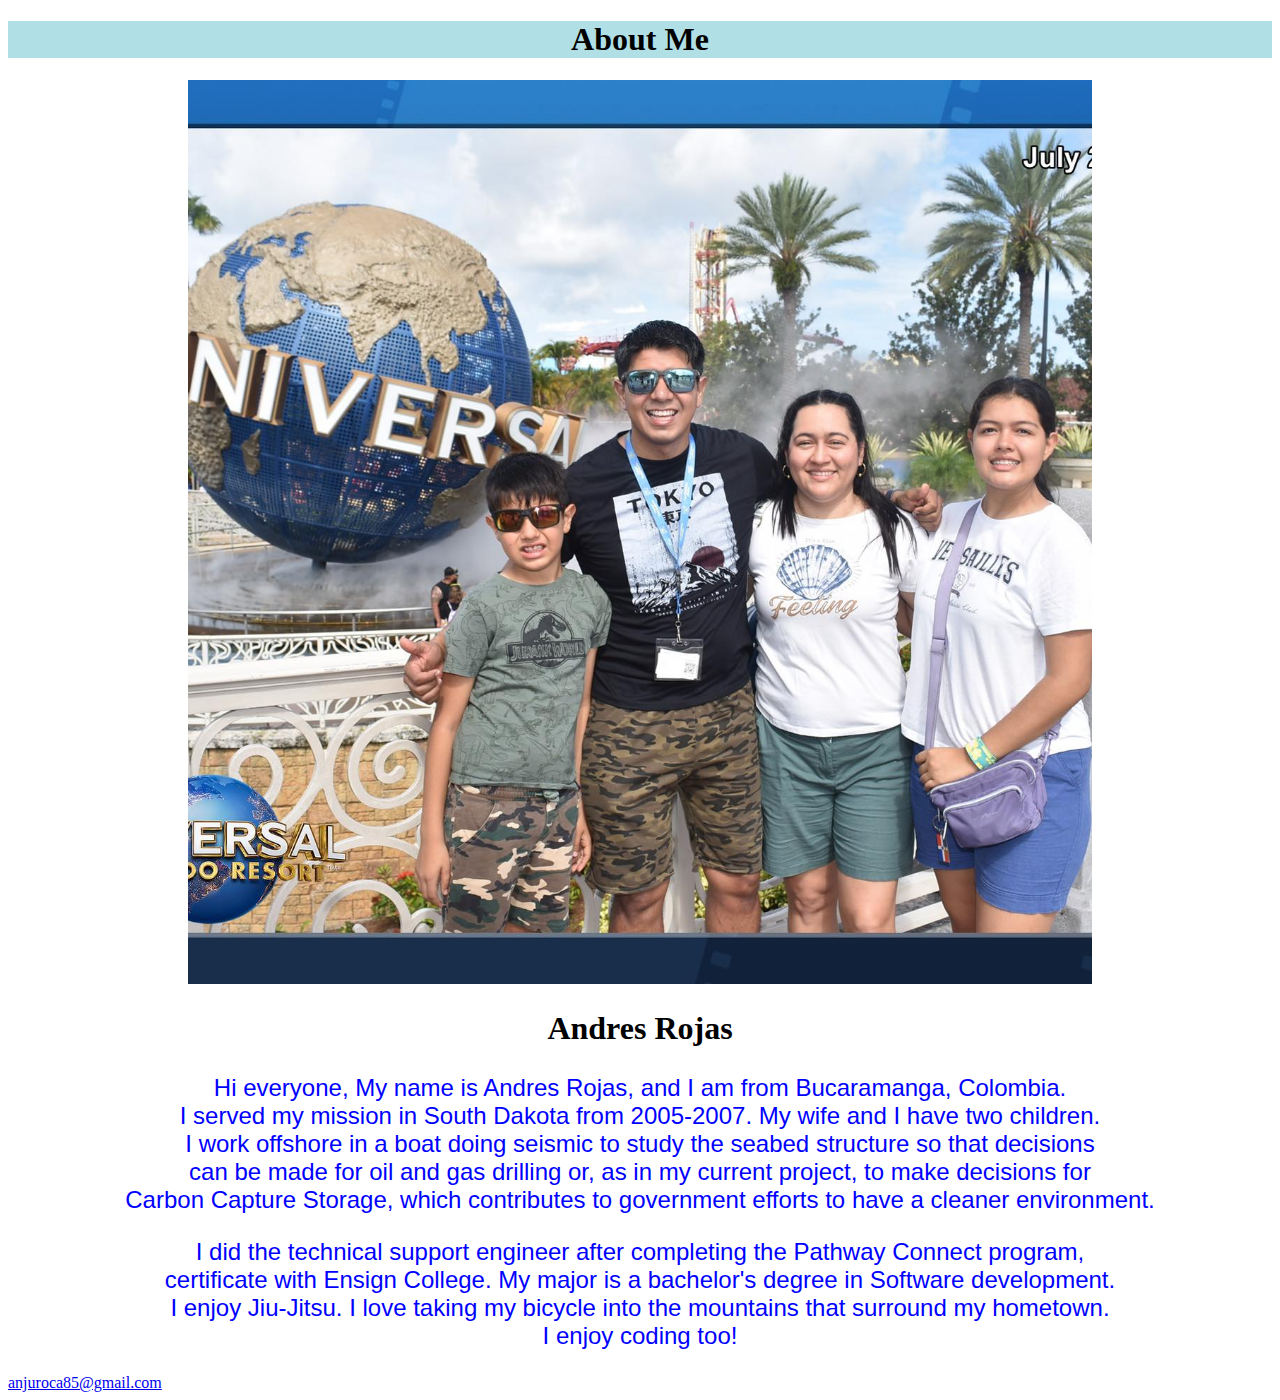
<file: aboutme/index.html>
<!DOCTYPE html>
<html lang="en-US">
<head>
    <meta charset="UTF-8">
    <meta name="viewport" content="width=device-width, initial-scale=0.1">
    <title>All About Me</title>
    <style>
        img {
          display: block;
          margin-left: auto;
          margin-right: auto;
        }
        </style>
</head>
<body>
    <h1 style="text-align:center; font-size:200%; background-color:powderblue;" >About Me</h1>
    <img alt="Image of me?" src="images/myphoto.jpg" width="904" height="904" class="center">
    <h2 style="text-align:center; font-size:200%;">Andres Rojas</h2>
    <p style="color:blue; font-size:150%; text-align:center; font-family: sans-serif;"> Hi everyone, My name is Andres Rojas, and I am from Bucaramanga, Colombia.<br>
        I served my mission in South Dakota from 2005-2007. My wife and I have two children.<br> 
        I work offshore in a boat doing seismic to study the seabed structure so that decisions<br> 
        can be made for oil and gas drilling or, as in my current project, to make decisions for <br>
        Carbon Capture Storage, which contributes to government efforts to have a cleaner environment.<br>
    </p>
    <p style="color:blue; font-size:150%; text-align:center; font-family: sans-serif;"> I did the technical support engineer after completing the Pathway Connect program,<br>
        certificate with Ensign College. My major is a bachelor's degree in Software development.<br>
        I enjoy Jiu-Jitsu. I love taking my bicycle into the mountains that surround my hometown.<br>
        I enjoy coding too!<br>
    
    </p>
    <a href="anjuroca85@gmail.com">anjuroca85@gmail.com</a>
</body>
</html>
</file>
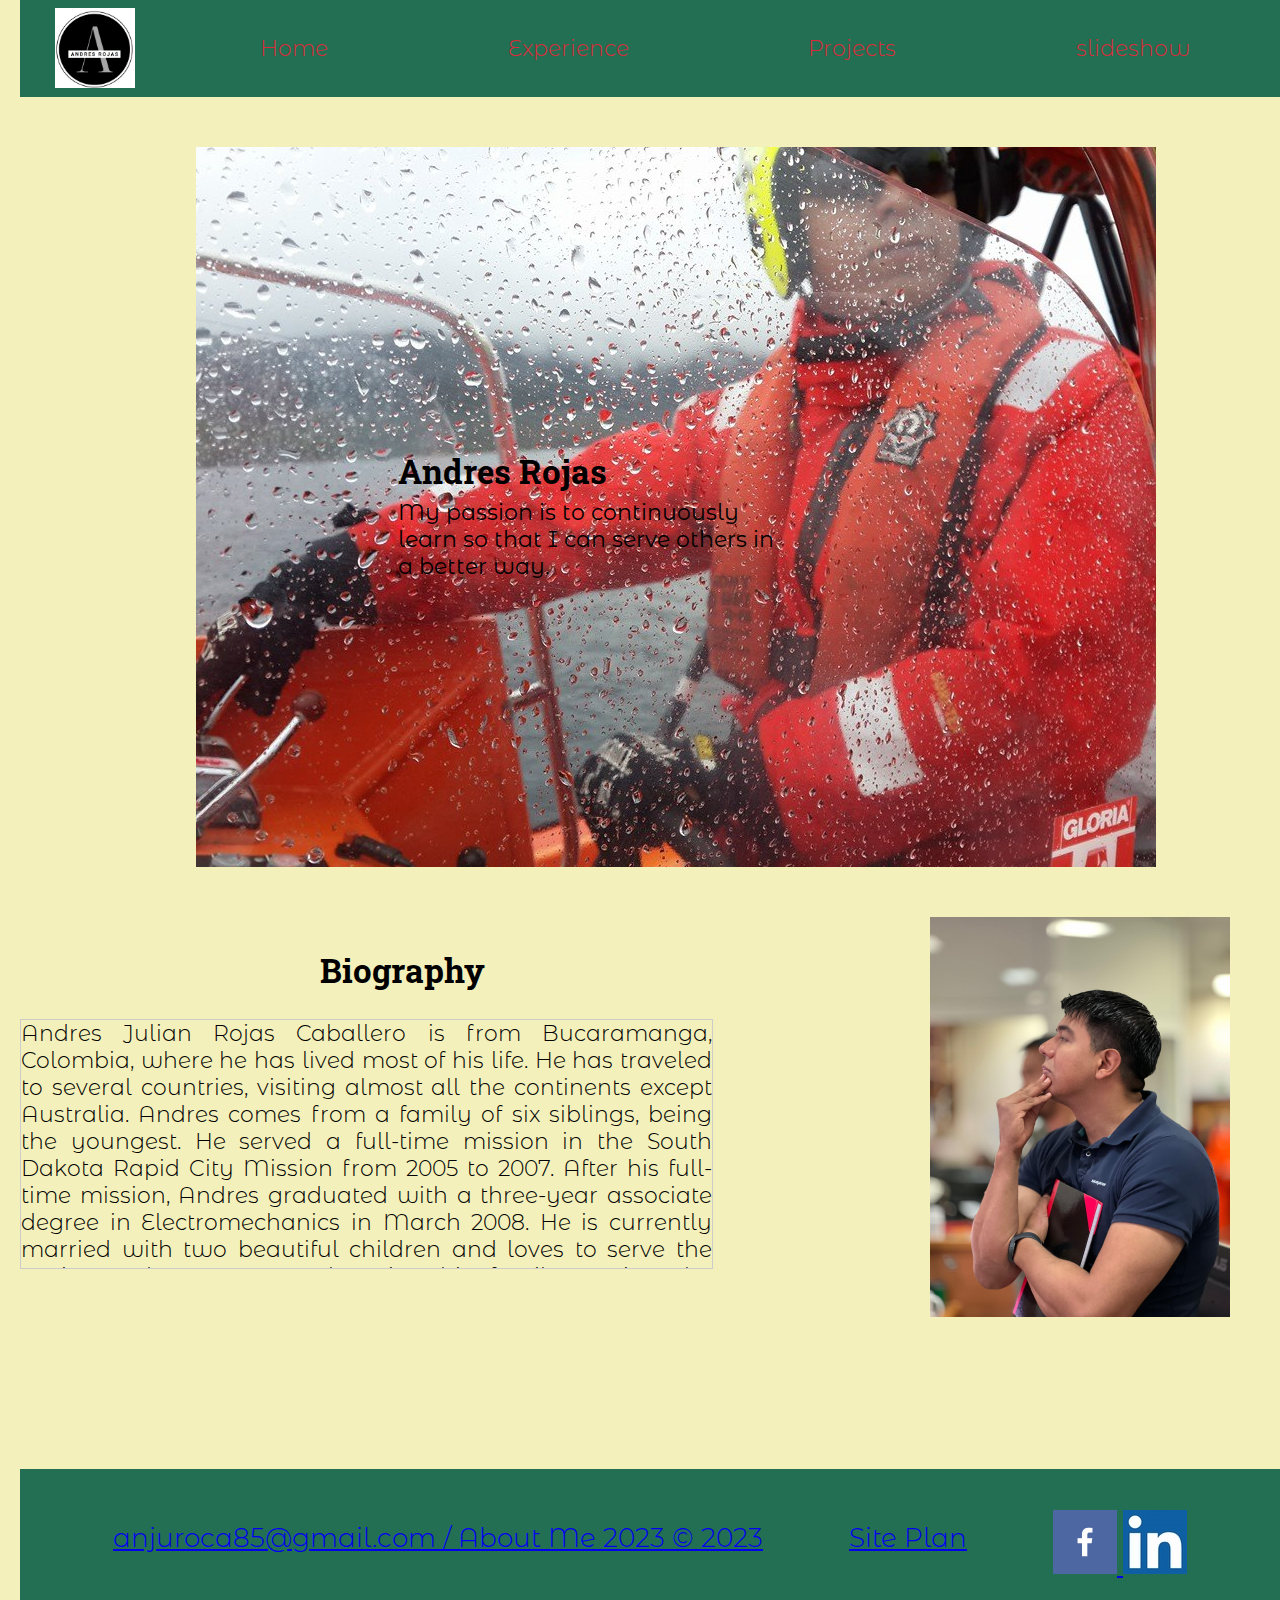
<file: personalportfolio/index.html>
<!DOCTYPE html>
<html lang="en">
<head>
    <meta charset="UTF-8">
    <meta name="viewport" content="width=device-width, initial-scale=1.0">
    <title>Personal Portfolio Home</title>
    <link rel="stylesheet" href="styles/style.css">
</head>
<body>
    <div id="content">
    <header>        
        <a id="logo_link" href="index.html"> 
            <img  class="logo" src="images/AndresLogo.jpg" alt="Andres Rojas Logo"> 
        </a>
        <nav>
            <a href="index.html"> Home </a>

            <a href="experience.html"> Experience </a>

            <a href="projects.html"> Projects </a>

            <a href="slideshow.html"> slideshow </a>
        </nav>
        
    </header>

    <main class="home-grid">

        <section class="personal_pic">
            <img class="andres-img" src="images/Andres_frb.jpg" alt="AndresRojasAnalizing">
            <h2>Andres Rojas</h2>
            <p><b>My passion is to continuously learn so that I can serve others in a better way.</b></p>
        </section>

        <section class="biography">
            <img class="andres-img2" src="images/Andres_on_board.jpg" alt="seimic_onboard">            
            <h2>Biography</h2>
            <p id="biography_p">Andres Julian Rojas Caballero is from Bucaramanga, Colombia, where he has lived most
                 of his life. He has traveled to several countries, visiting almost all the 
                 continents except Australia. Andres comes from a family of six siblings, being 
                 the youngest. He served a full-time mission in the South Dakota Rapid City Mission 
                 from 2005 to 2007. After his full-time mission, Andres graduated with a three-year 
                 associate degree in Electromechanics in March 2008. He is currently married with 
                 two beautiful children and loves to serve the Savior and even more observing his 
                 family serving the Redeemer. He works in an oil seismic company called Shearwater 
                 Geoservices. He does offshore surveys to analyze and study the seabed in search of 
                 hydrocarbons. Lately, he has also been involved in Carbon Capture Storage to 
                 contribute to the environment.
                He currently serves in the church as a young men priest quorum adviser. He was a 
                bishop in the Cañaveral ward for almost two years.
                He knows success is preceded partly by having a great deal of enthusiasm and 
                aptitude for learning. Most importantly, keeping God's commandments.
                After completing the Pathway Connect program, he did the technical support engineer 
                certificate with Ensign College. His major is a bachelor's degree in Software 
                development.
                He enjoys Jiu-Jitsu. He loves taking his bicycle into the mountains that surround 
                his hometown.
                Connect with Andres:
                Email: anjuroca85@gmail.com
                Phone: (+57) 318 616 4611</p>
        </section>

        <!-- <div id="background"></div>  -->

    </main>

    <footer>        
        <p><a href="mailto:anjuroca85@gmail.com">anjuroca85@gmail.com / About Me 2023 
            &copy; 2023</a></p>
        <p><a href="site-plan.html">Site Plan</a></p>
        
        <div class="social">
            <a href="https://www.facebook.com/andres.j.rojas.3" target="_blank">
                <img src="images/facebook.png" alt="fb icon">
            </a>
            <a href="https://www.linkedin.com/in/andres1985" target="_blank">
                <img src="images/linkedin.jpg" alt="linkedin icon">
            </a>
        </div>
    </footer>
    </div>
</body>
</html>
</file>
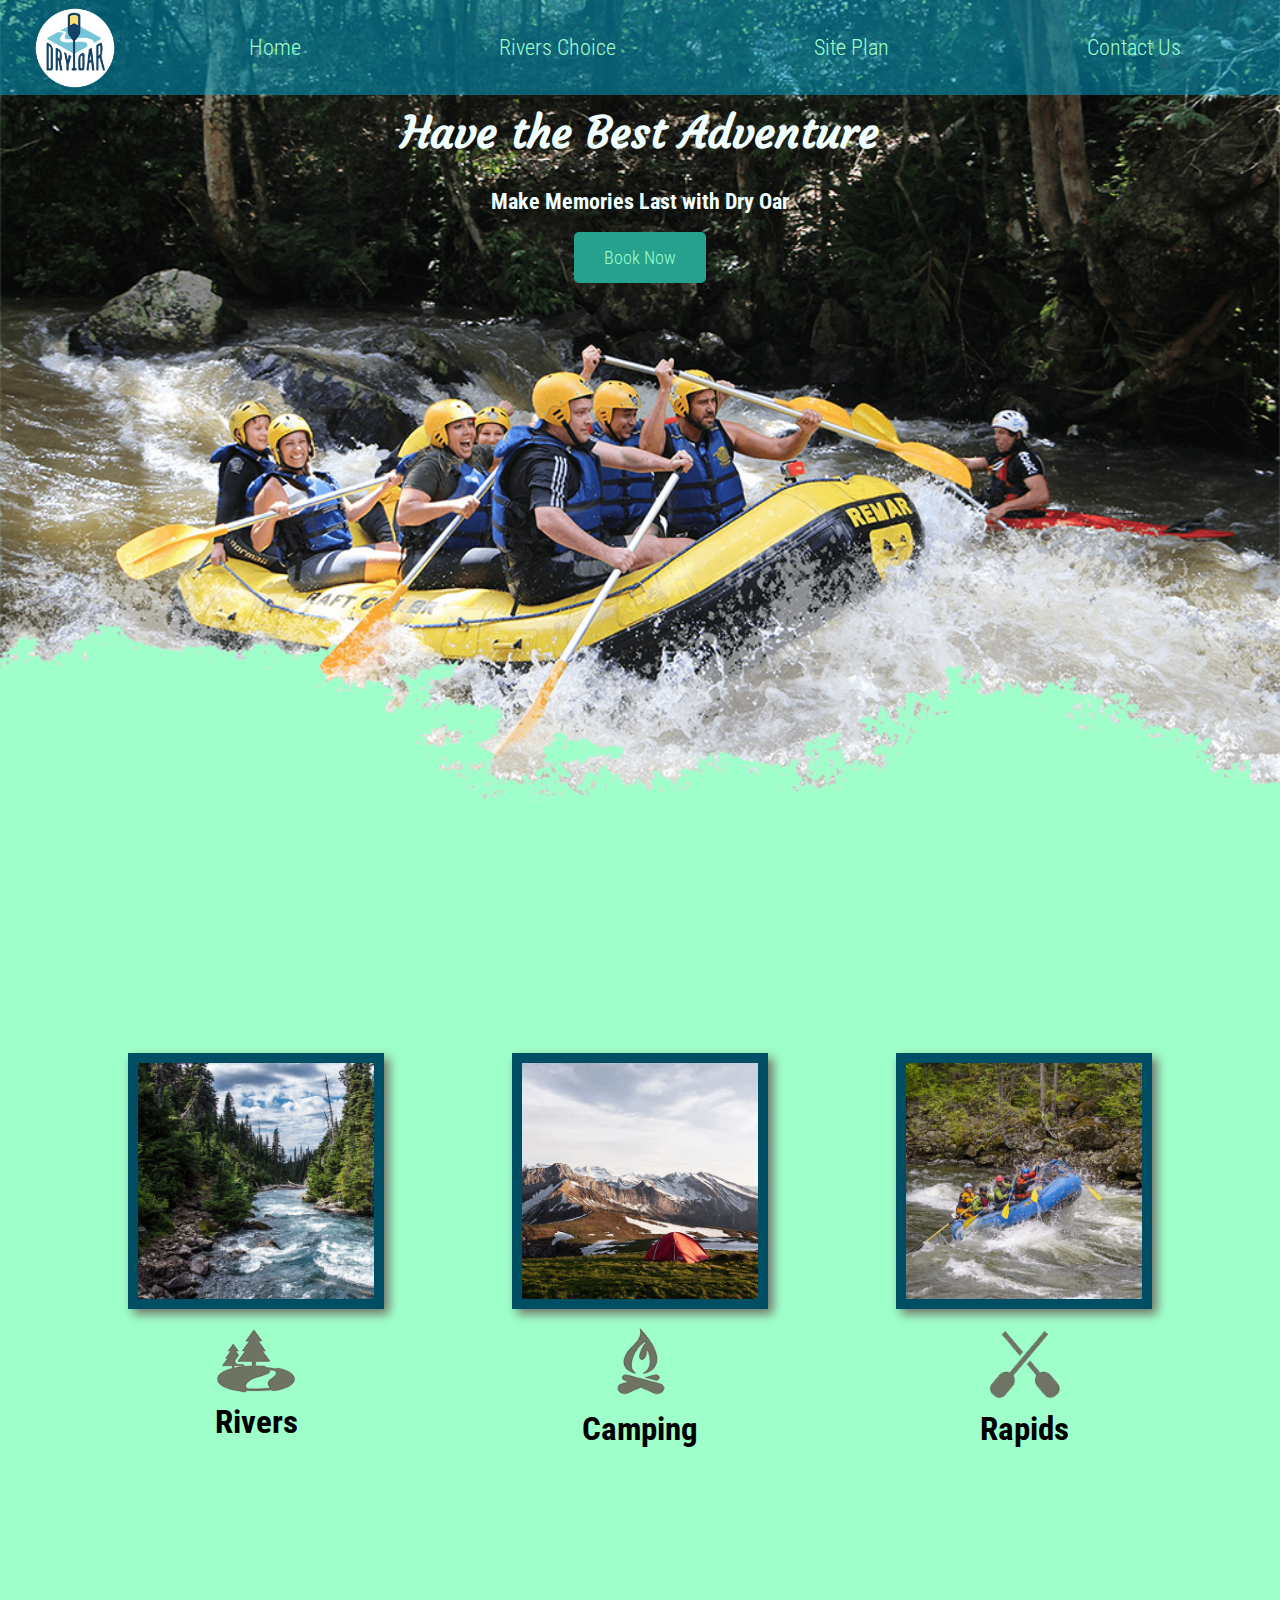
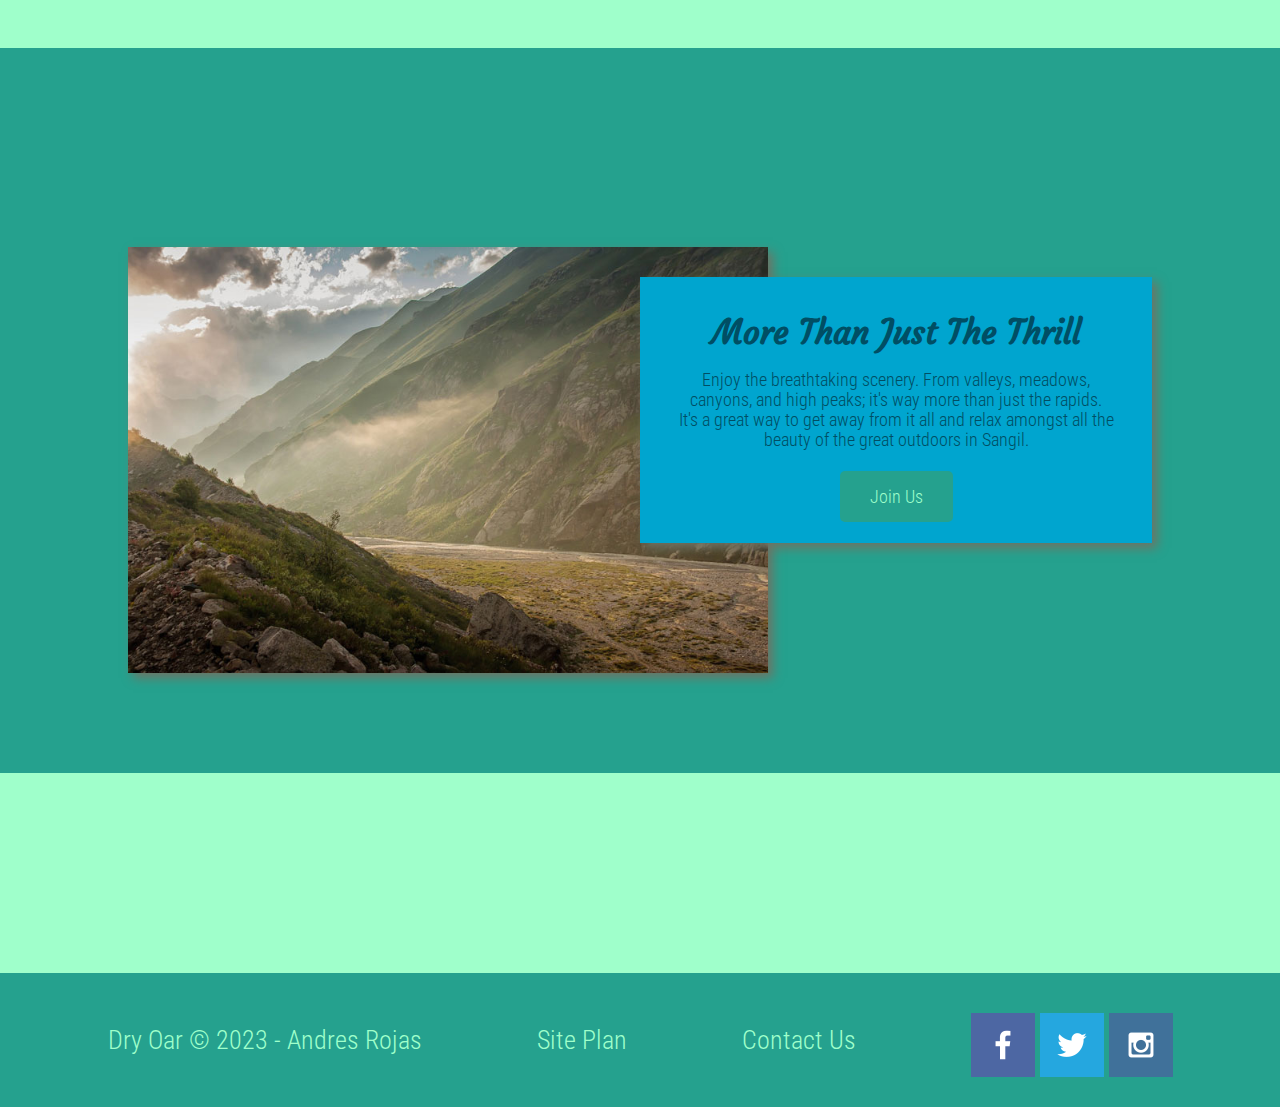
<file: wwr/index.html>
<!DOCTYPE html>
<html lang="en">
<head>
    <meta charset="UTF-8">
    <meta name="viewport" content="width=device-width, initial-scale=1.0">
    <title>Whitewater Rafting Vacations | Dry Oar Boating | Home</title>
    <link rel="stylesheet" href="styles/style.css">
</head>
<body>
    <div id="content">
    <header>        
        <a id="logo_link" href="index.html"> 
            <img  class="logo" src="images/logo.png" alt="Dry Oar Logo"> 
        </a>
        <nav>
            <a href="index.html"> Home </a>

            <a href="rivers-choice.html"> Rivers Choice </a>

            <a href="site-plan-rafting.html"> Site Plan </a>
            
            <a href="contactus.html"> Contact Us </a>
        </nav>
        
    </header>
    <div id="hero">
        <div id="hero-box"> 
           <img id="hero-img" src="images/hero.png" alt="People enjoying rafting"> 
        </div>
        <section id="hero-msg">
            <h1 class="home-title">Have the Best Adventure</h1>
            <h4>Make Memories Last with Dry Oar </h4>
            <div class='button-box'>
                <a class='book' href="contactus.html">Book Now</a>
            </div>
        </section>
    </div>

    <main class="home-grid">

        <section class="rivers-card">
            <img class="card-img" src="images/rivers.jpg" alt="river in forest">
            <img class="icon" src="images/river_icon.png" alt="river icon">
            <h2>Rivers</h2>
        </section>
        <section class="camping-card">
            <img class="card-img" src="images/camping.jpg" alt="tent in mountains">
            <img class="icon" src="images/fire_icon.png" alt="fire icon">
            <h2>Camping</h2>
        </section>
        <section class="rapids-card">
            <img class="card-img" src="images/rapids.jpg" alt="rafting boat">
            <img class="icon" src="images/oars.png" alt="oars icon">
            <h2>Rapids</h2>
        </section>

        <div id="background"></div> 

        <img class="mountains" src="images/mountains.jpg" alt="Misty mountains">
        <section class="msg">
            <h2>More Than Just The Thrill</h2>
            <p>Enjoy the breathtaking scenery. From valleys, meadows, canyons, and high peaks; it's way more than just the rapids. <br>
                It's a great way to get away from it all and relax amongst all the beauty of the great outdoors in Sangil. </p>
            <a class='join' href="rivers.html">Join Us</a>
    </section>
    </main>

    <footer>
        <p>Dry Oar &copy; 2023 - Andres Rojas</p>
        <p><a href="site-plan-rafting.html">Site Plan</a></p>
        <p><a href="contactus.html">Contact Us</a></p>
        <div class="social">
            <a href="https://facebook.com" target="_blank">
                <img src="images/facebook.png" alt="fb icon">
            </a>
            <a href="https://twitter.com" target="_blank">
                <img src="images/twitter.png" alt="twitter icon">
            </a>
            <a href="https://instagram.com" target="_blank">
                <img src="images/instagram.png" alt="instagram icon">
            </a>
        </div>
    </footer>
    </div>
</body>
</html>
</file>
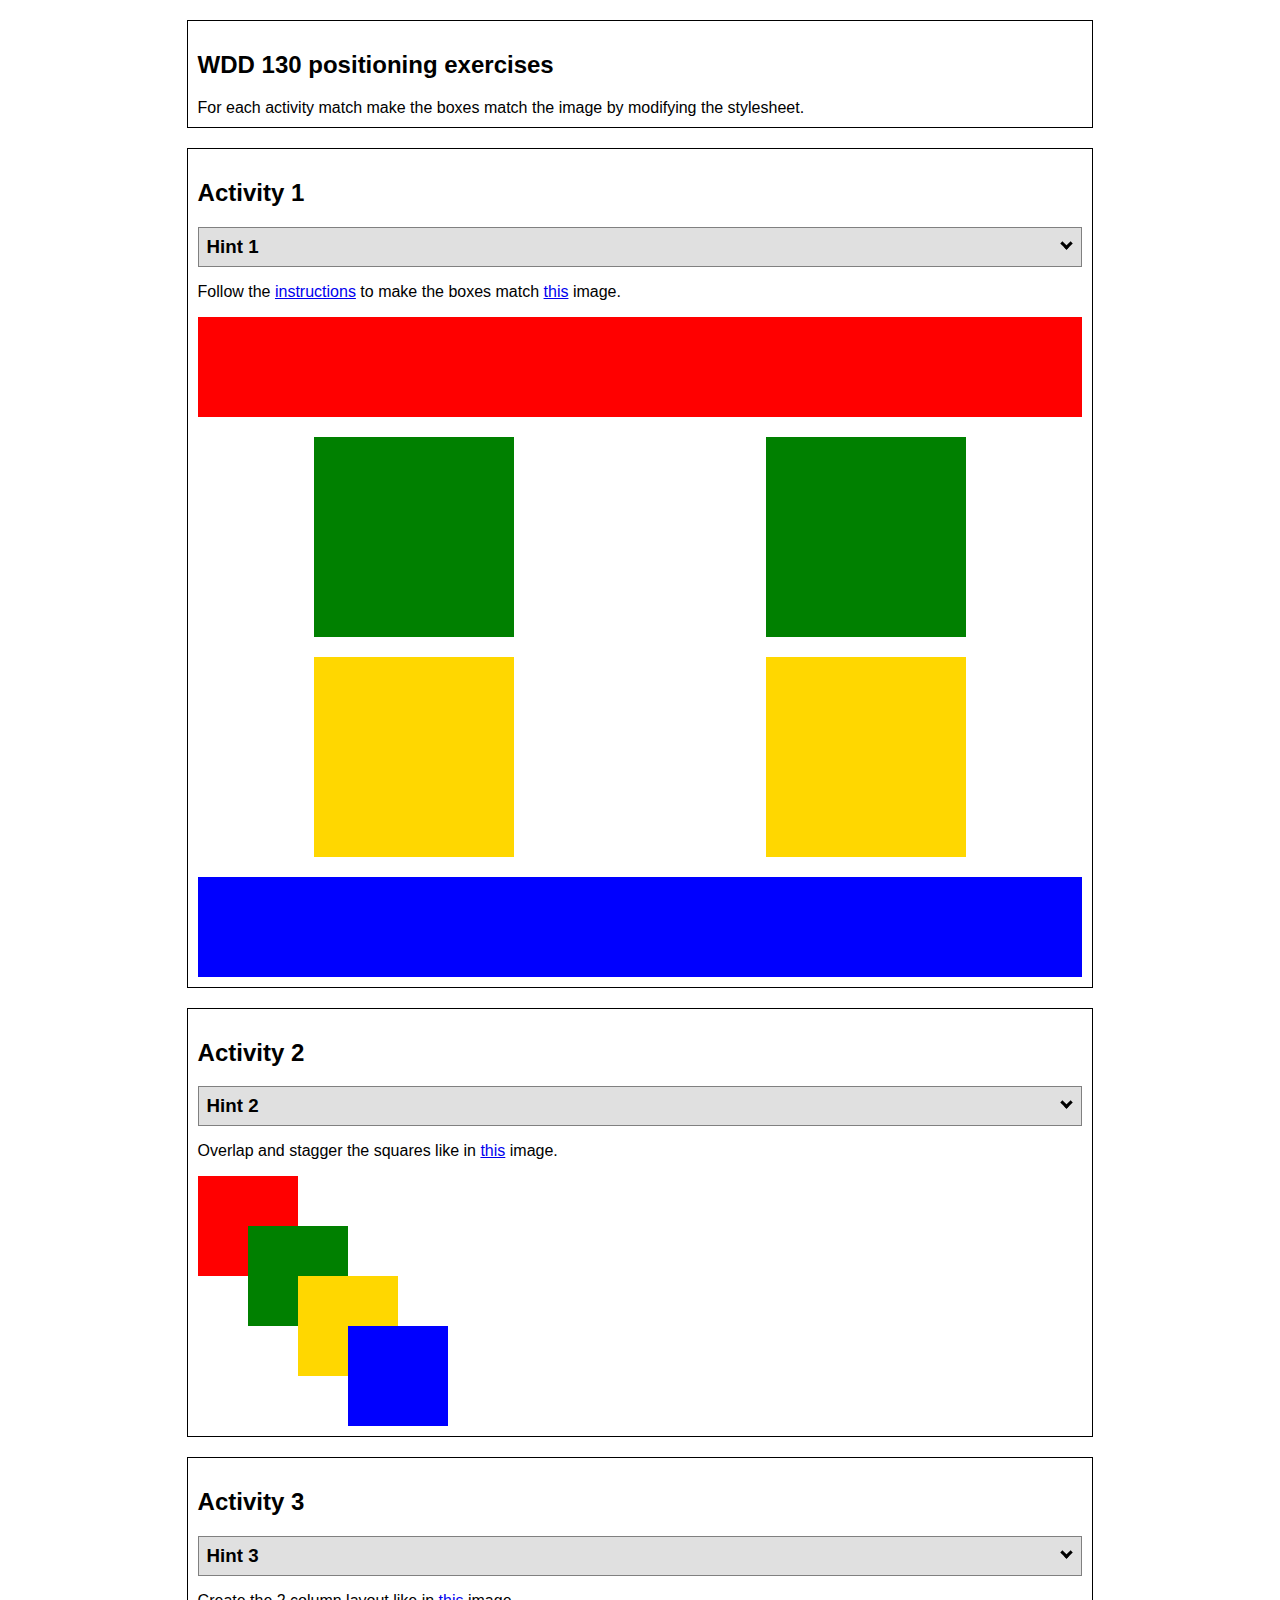
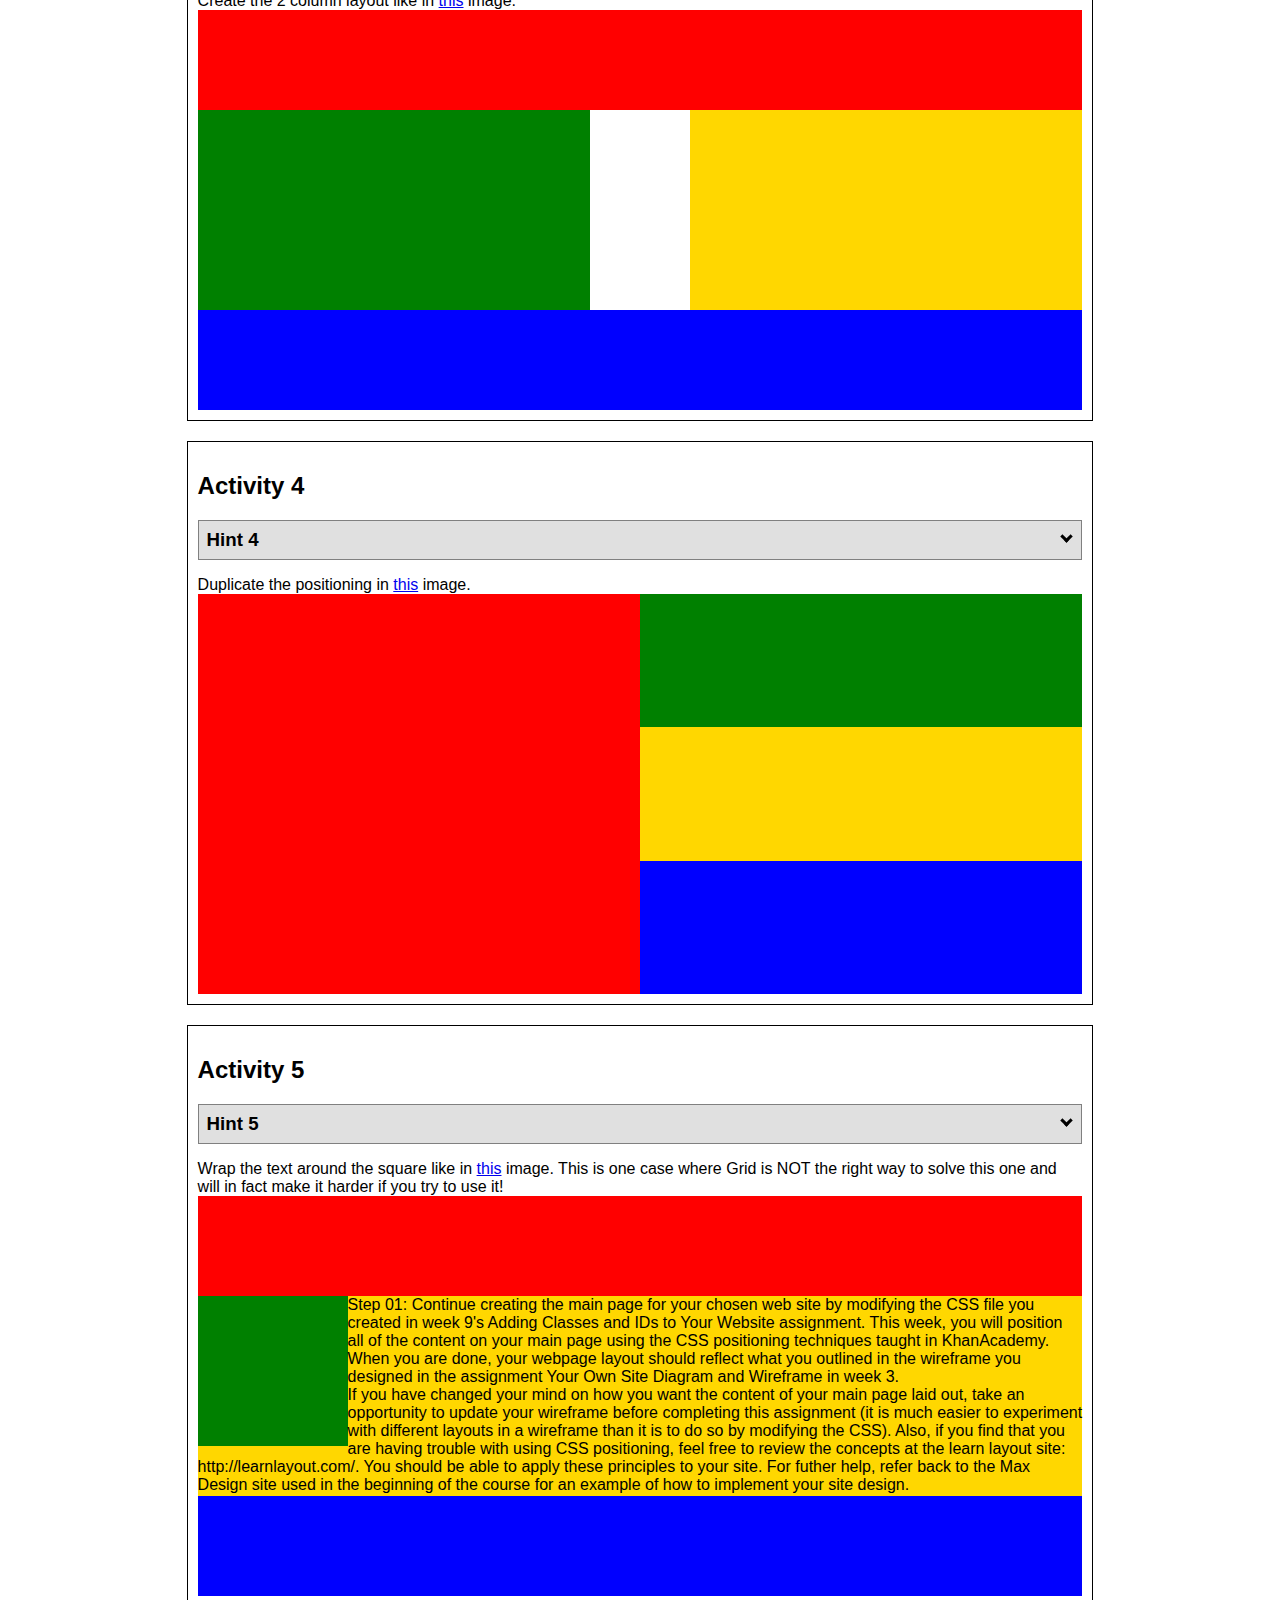
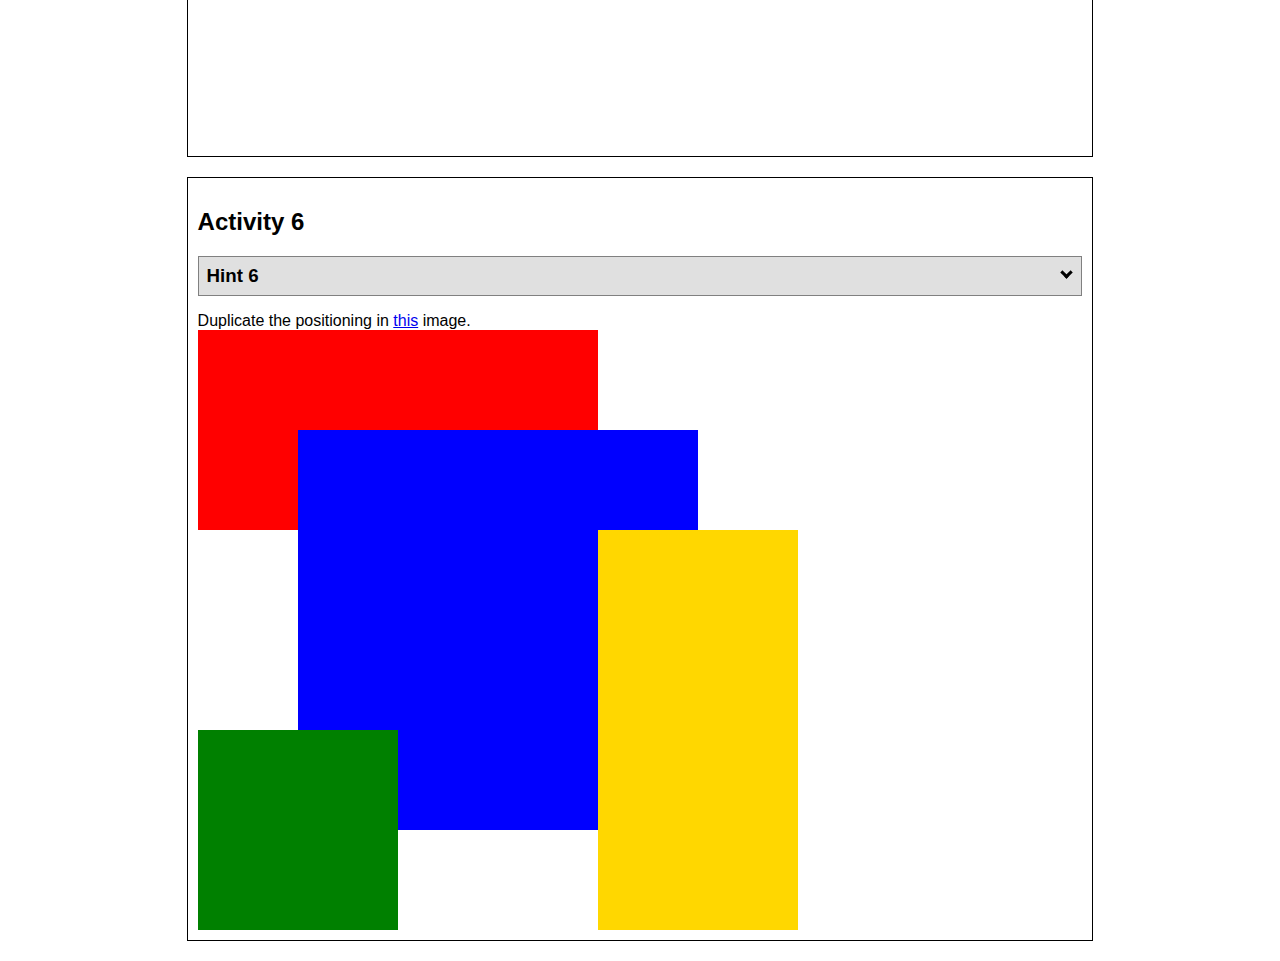
<file: positioning.html>
<!DOCTYPE html>
<html lang="en">
  <head>
    <!-- HTML - Name: positioning.html -->
    <title>Positioning Activity</title>
    <link rel="stylesheet" type="text/css" href="positionstyles.css" />
  </head>
  <body>
    <div class="activity">
      <h2>WDD 130 positioning exercises</h2>
      For each activity match make the boxes match the image by modifying the stylesheet.</div>
    <div class="activity">
      <h2>Activity 1</h2>
      <section class="hint"><input type="checkbox" ><i></i> <h3>Hint 1</h3><div><p>Check out the <a href="https://byui-wdd.github.io/wdd130/activities/w06-css-positioning.html" target="_blank">activity instructions</a> in Ilearn!</p></div></section>
      <p>Follow the <a href="https://byui-wdd.github.io/wdd130/activities/w06-css-positioning.html" target="_blank">instructions</a> to make the boxes match  <a href="https://byui-wdd.github.io/wdd130/images/example1.png" target="_blank">this</a> image.</p>
      <div class="content1" >
        <div class="red1" ></div>
        <div class="green1" ></div>
        <div class="green1" ></div>
        <div class="yellow1"></div>
        <div class="yellow1"></div>
        <div class="blue1"></div>
      </div>
    </div>
    <div class="activity">
      <h2>Activity 2</h2>
      <section class="hint"><input type="checkbox" > <h3>Hint 2</h3><i></i><div>
      <ul>
      <li>grid-template-columns: 50px 50px 50px 50px 50px </li></ul></div></section>
      <p>Overlap and stagger the squares like in <a href="https://byui-wdd.github.io/wdd130/images/example2.png" target="_blank">this</a> image.</p>
      <div class="content2" >
        <div class="red2" ></div>
        <div class="green2" ></div>
        <div class="yellow2"></div>
        <div class="blue2"></div>
      </div>
    </div>
    <div class="activity">
      <h2>Activity 3</h2>
      <section class="hint"><input type="checkbox" > <h3>Hint 3</h3><i></i><div><p>This one is going to be best solved with CSS Grid. Remember to make the boxes the right width first...then start moving them around. </p><h4>Properties used:</h4><ul><li>display:grid;</li><li>grid-template-columns:</li><li>grid-column-gap:</li>
        <li>grid-column:</li>  </ul></div></section>
      Create the 2 column layout like in <a href="https://byui-wdd.github.io/wdd130/images/example3.png" target="_blank">this</a>  image.
      <div class="content3" >
        <div class="red3" ></div>
        <div class="green3" ></div>
        <div class="yellow3"></div>
        <div class="blue3"></div>
      </div>
    </div>
    <div class="activity">
      <h2>Activity 4</h2>
      <section class="hint"><input type="checkbox" > <h3>Hint 4</h3><i></i><div><p>For the others we have been primarily concerned with width. For this one you will need to adjust height as well. </p><h4>Properties used:</h4><ul><li>display:grid;</li><li>grid-template-columns:</li><li>grid-row:</li></ul></div></section>
      Duplicate the positioning in <a href="https://byui-wdd.github.io/wdd130/images/example4.png" target="_blank">this</a> image. 
      <div class="content4" >
        <div class="red4" ></div>
        <div class="green4" ></div>
        <div class="yellow4"></div>
        <div class="blue4"></div>
      </div>
    </div>

    <div class="activity">
      <h2>Activity 5</h2>
      <section class="hint"><input type="checkbox" > <h3>Hint 5</h3><i></i><div><p>Grid is <strong>not</strong> the right way to do this.  In fact there is only one way to really do that...and that is with float. Remember that we float the thing we want the text to wrap around.  Also remember to start by making all the shapes the right size and shape.</p><h4>Properties used:</h4><ul><li>float: left;</li></ul></div></section>
      Wrap the text around the square like in <a href="https://byui-wdd.github.io/wdd130/images/example5.png" target="_blank">this</a> image. This is one case where Grid is NOT the right way to solve this one and will in fact make it harder if you try to use it!
      <div class="content5" >
        <div class="red5" ></div>
        <div class="green5" ></div>
        <div class="yellow5">Step 01: Continue creating the main page for your chosen web site by modifying the CSS file you created in week 9's Adding Classes and IDs to Your Website assignment. This week, you will position all of the content on your main page using the CSS positioning techniques taught in KhanAcademy. When you are done, your webpage layout should reflect what you outlined in the wireframe you designed in the assignment Your Own Site Diagram and Wireframe in week 3. <br />
          If you have changed your mind on how you want the content of your main page laid out, take an opportunity to update your wireframe before completing this assignment (it is much easier to experiment with different layouts in a wireframe than it is to do so by modifying the CSS). Also, if you find that you are having trouble with using CSS positioning, feel free to review the concepts at the learn layout site: http://learnlayout.com/. You should be able to apply these principles to your site. For futher help, refer back to the Max Design site used in the beginning of the course for an example of how to implement your site design.</div>
        <div class="blue5"></div>
      </div>
    </div>
    <div class="activity">
      <h2>Activity 6</h2>
      <section class="hint"><input type="checkbox" > <h3>Hint 6</h3><i></i><div><p>This one is all about visualizing the grid behind the layout. If you are having a hard time doing that first: all the sizes are even multiples of 100, and second here is another example with the lines drawn: <a href="https://byui-wdd.github.io/wdd130/images/example6-hint.png" target="_blank">example 6 with lines</a>. For this one you will find it easiest if you use px for the column width. You can also use <kbd>z-index</kbd> to control the element layering.    </p><h4>Properties used:</h4><ul><li>display:grid;</li><li>grid-template-columns:</li><li>grid-column:</li><li>grid-row:</li><li><a href="https://www.w3schools.com/cssref/pr_pos_z-index.asp" target="_blank">z-index:</a></li></ul></div></section>
      Duplicate the positioning in <a href="https://byui-wdd.github.io/wdd130/images/example6.png" target="_blank">this</a> image.
      <div class="content6" >
        <div class="red6" ></div>
        <div class="green6" ></div>
        <div class="yellow6"></div>
        <div class="blue6"></div>
      </div>
    </div>
  </body>
</html>
</file>
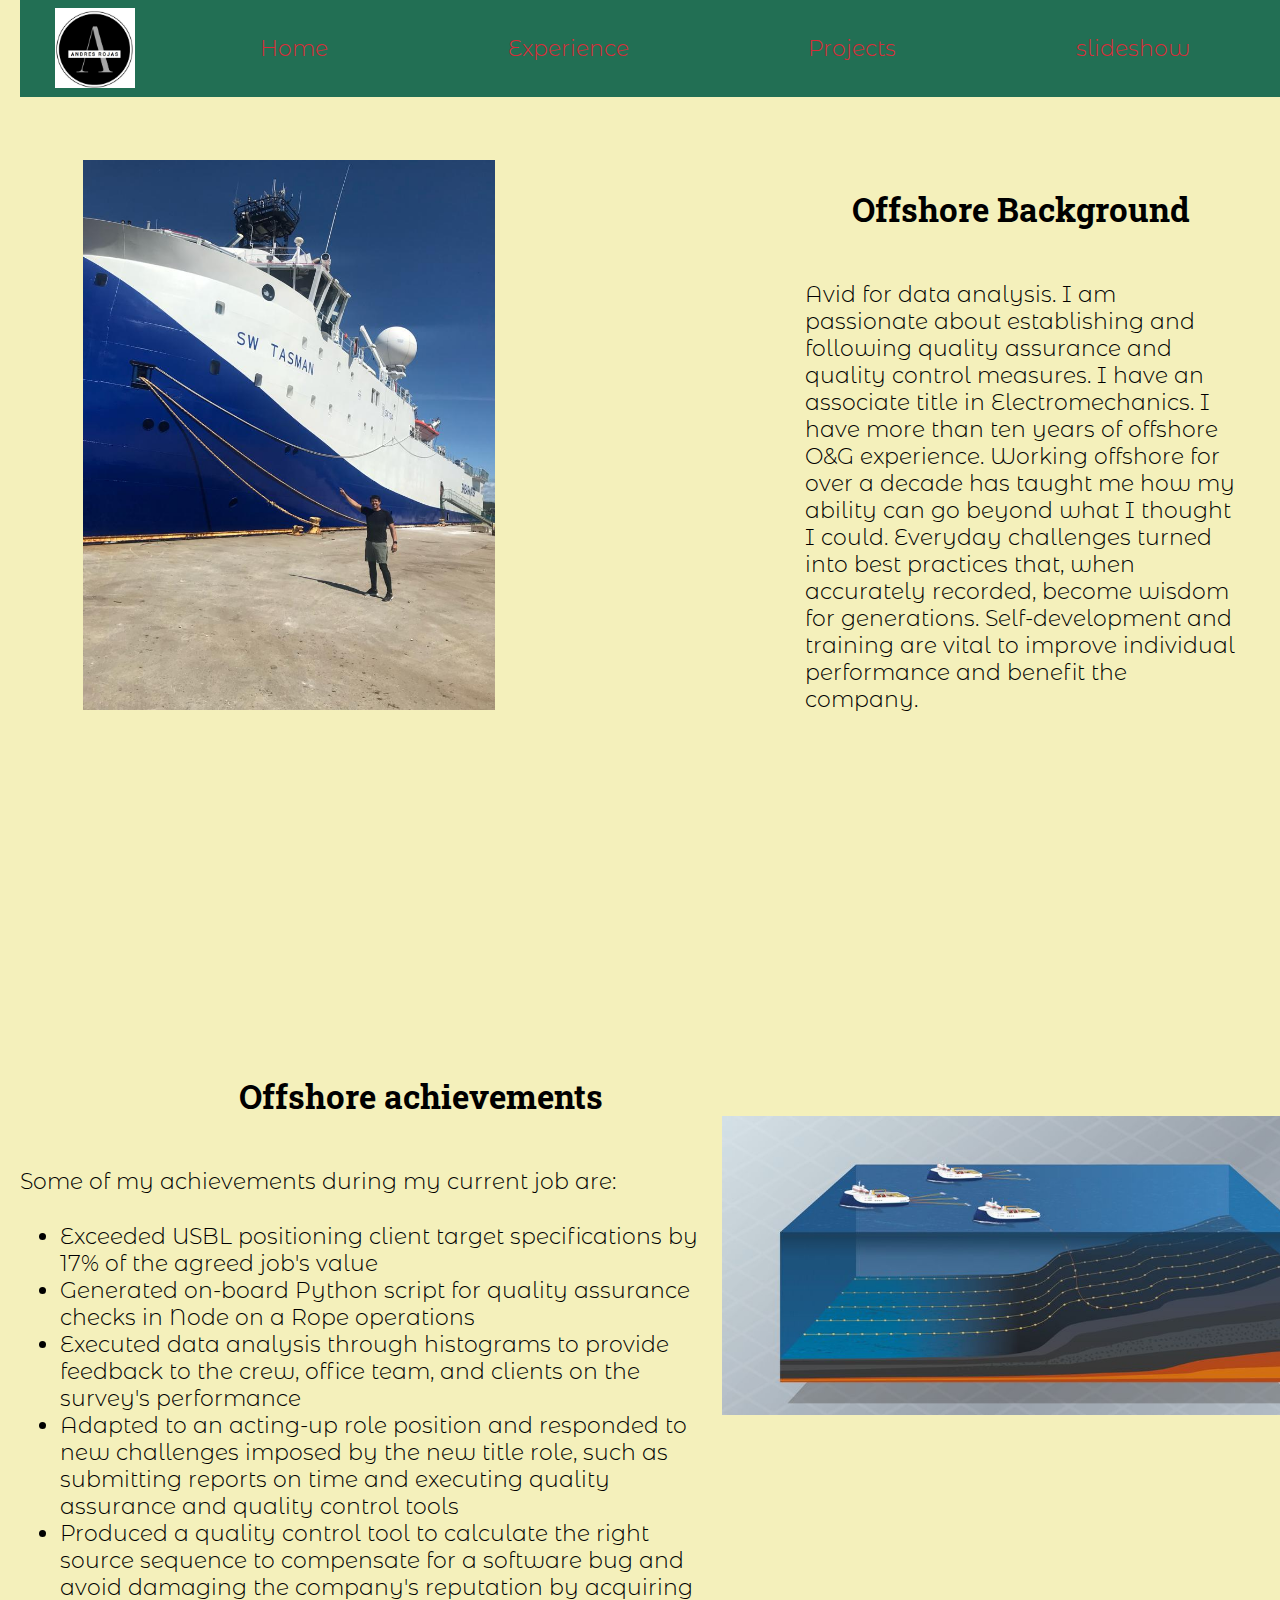
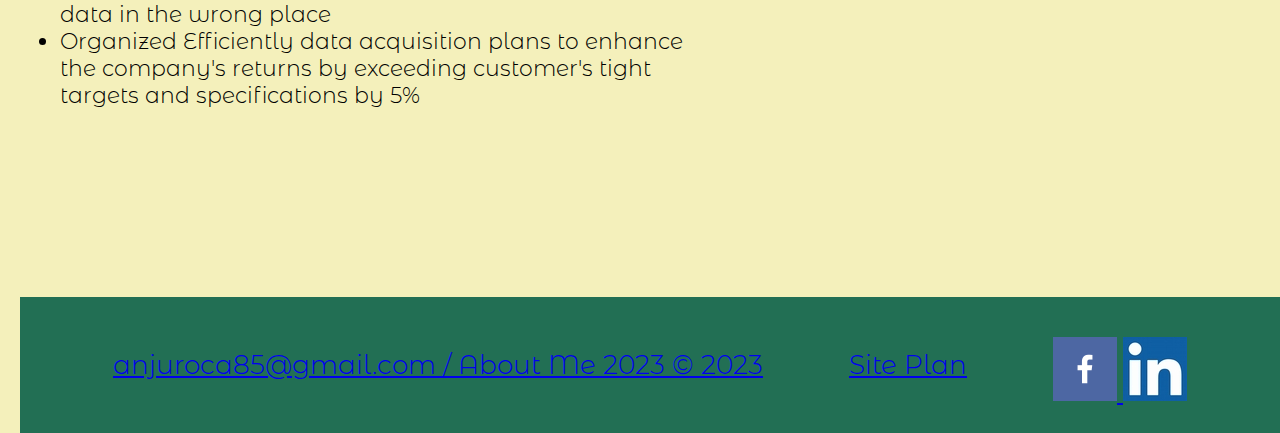
<file: personalportfolio/experience.html>
<!DOCTYPE html>
<html lang="en">
<head>
    <meta charset="UTF-8">
    <meta name="viewport" content="width=device-width, initial-scale=1.0">
    <title>Personal Portfolio Experience</title>
    <link rel="stylesheet" href="styles/style.css">
</head>
<body>
    <div id="content">
    <header>        
        <a id="logo_link" href="index.html"> 
            <img  class="logo" src="images/AndresLogo.jpg" alt="Andres Rojas Logo"> 
        </a>
        <nav>
            <a href="index.html"> Home </a>

            <a href="experience.html"> Experience </a>

            <a href="projects.html"> Projects </a>

            <a href="slideshow.html"> slideshow </a>
        </nav>
        
    </header>


    <main class="experience-grid">

        <section class="exp_boat">
            <img class="andres-img_exp" src="images/Andres_Tasman.jpg" alt="Tasman_boat">
            <h2>Offshore Background</h2>
            <p>Avid for data analysis. I am passionate about establishing and following quality 
                assurance and quality control measures. I have an associate title in 
                Electromechanics. I have more than ten years of offshore O&G experience. 
                Working offshore for over a decade has taught me how my ability can go beyond 
                what I thought I could. Everyday challenges turned into best practices that, 
                when accurately recorded, become wisdom for generations. Self-development and 
                training are vital to improve individual performance and benefit the company.</p>
        </section>

        <section class="exp_seis">
            <img class="andres-img_exp" src="images/node_survey.jpg" alt="seismic_nodes">            
            <h2>Offshore achievements</h2>
            <p>
                Some of my achievements during my current job are: </p>
                <ul>
                    <li>Exceeded USBL positioning client target specifications by 17% of the 
                        agreed job&#39;s value</li> 
                    <li> Generated on-board Python script for quality assurance checks in Node 
                        on a Rope operations</li>  
                    <li>Executed data analysis through histograms to provide feedback to the crew, 
                        office team, and clients on the survey&#39;s performance</li>  
                    <li> Adapted to an acting-up role position and responded to new challenges 
                        imposed by the new title role, such as submitting reports on time and 
                        executing quality assurance and quality control tools</li> 
                    <li>Produced a quality control tool to calculate the right source sequence 
                        to compensate for a software bug and avoid damaging the company&#39;s 
                        reputation by acquiring data in the wrong place</li> 
                    <li> Organized Efficiently data acquisition plans to enhance the company&#39;s 
                        returns by exceeding customer&#39;s tight targets and specifications by 5%</li>
                </ul>
            
        </section>

        <!-- <div id="background"></div>  -->

    </main>

    <footer>        
        <p><a href="mailto:anjuroca85@gmail.com">anjuroca85@gmail.com / About Me 2023 
            &copy; 2023</a></p>
        <p><a href="site-plan.html">Site Plan</a></p>
        
        <div class="social">
            <a href="https://www.facebook.com/andres.j.rojas.3" target="_blank">
                <img src="images/facebook.png" alt="fb icon">
            </a>
            <a href="https://www.linkedin.com/in/andres1985" target="_blank">
                <img src="images/linkedin.jpg" alt="linkedin icon">
            </a>
        </div>
    </footer>
    </div>
</body>
</html>
</file>
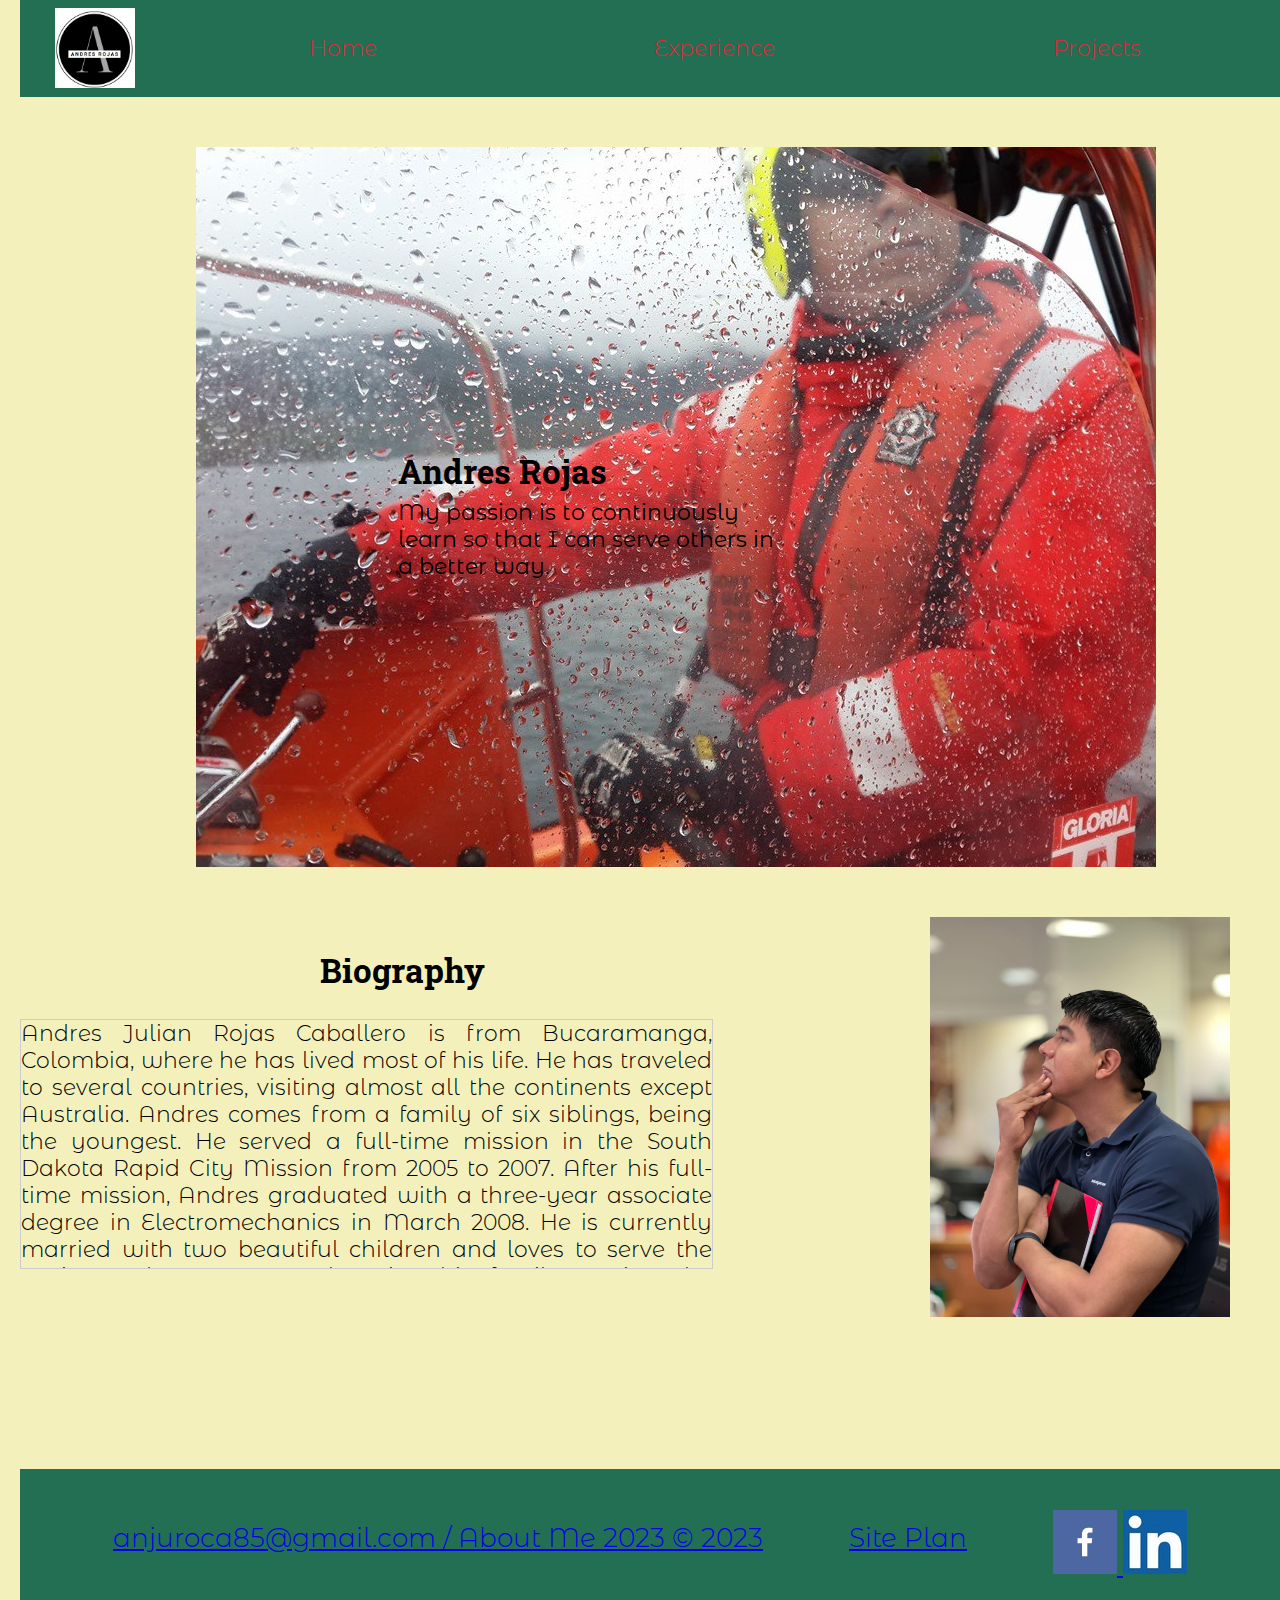
<file: personalportfolio/index_bu.html>
<!DOCTYPE html>
<html lang="en">
<head>
    <meta charset="UTF-8">
    <meta name="viewport" content="width=device-width, initial-scale=1.0">
    <title>Personal Portfolio Home</title>
    <link rel="stylesheet" href="styles/style.css">
</head>
<body>
    <div id="content">
    <header>        
        <a id="logo_link" href="index.html"> 
            <img  class="logo" src="images/AndresLogo.jpg" alt="Andres Rojas Logo"> 
        </a>
        <nav>
            <a href="index.html"> Home </a>

            <a href="experience.html"> Experience </a>

            <a href="projects.html"> Projects </a>
        </nav>
        
    </header>

    <main class="home-grid">

        <section class="personal_pic">
            <img class="andres-img" src="images/Andres_frb.jpg" alt="AndresRojasAnalizing">
            <h2>Andres Rojas</h2>
            <p><b>My passion is to continuously learn so that I can serve others in a better way.</b></p>
        </section>

        <section class="biography">
            <img class="andres-img2" src="images/Andres_on_board.jpg" alt="seimic_onboard">            
            <h2>Biography</h2>
            <p id="biography_p">Andres Julian Rojas Caballero is from Bucaramanga, Colombia, where he has lived most
                 of his life. He has traveled to several countries, visiting almost all the 
                 continents except Australia. Andres comes from a family of six siblings, being 
                 the youngest. He served a full-time mission in the South Dakota Rapid City Mission 
                 from 2005 to 2007. After his full-time mission, Andres graduated with a three-year 
                 associate degree in Electromechanics in March 2008. He is currently married with 
                 two beautiful children and loves to serve the Savior and even more observing his 
                 family serving the Redeemer. He works in an oil seismic company called Shearwater 
                 Geoservices. He does offshore surveys to analyze and study the seabed in search of 
                 hydrocarbons. Lately, he has also been involved in Carbon Capture Storage to 
                 contribute to the environment.
                He currently serves in the church as a young men priest quorum adviser. He was a 
                bishop in the Cañaveral ward for almost two years.
                He knows success is preceded partly by having a great deal of enthusiasm and 
                aptitude for learning. Most importantly, keeping God's commandments.
                After completing the Pathway Connect program, he did the technical support engineer 
                certificate with Ensign College. His major is a bachelor's degree in Software 
                development.
                He enjoys Jiu-Jitsu. He loves taking his bicycle into the mountains that surround 
                his hometown.
                Connect with Andres:
                Email: anjuroca85@gmail.com
                Phone: (+57) 318 616 4611</p>
        </section>

        <div id="background"></div> 

    </main>

    <footer>        
        <p><a href="mailto:anjuroca85@gmail.com">anjuroca85@gmail.com / About Me 2023 
            &copy; 2023</a></p>
        <p><a href="site-plan.html">Site Plan</a></p>
        
        <div class="social">
            <a href="https://www.facebook.com/andres.j.rojas.3" target="_blank">
                <img src="images/facebook.png" alt="fb icon">
            </a>
            <a href="https://www.linkedin.com/in/andres1985" target="_blank">
                <img src="images/linkedin.jpg" alt="linkedin icon">
            </a>
        </div>
    </footer>
    </div>
</body>
</html>
</file>
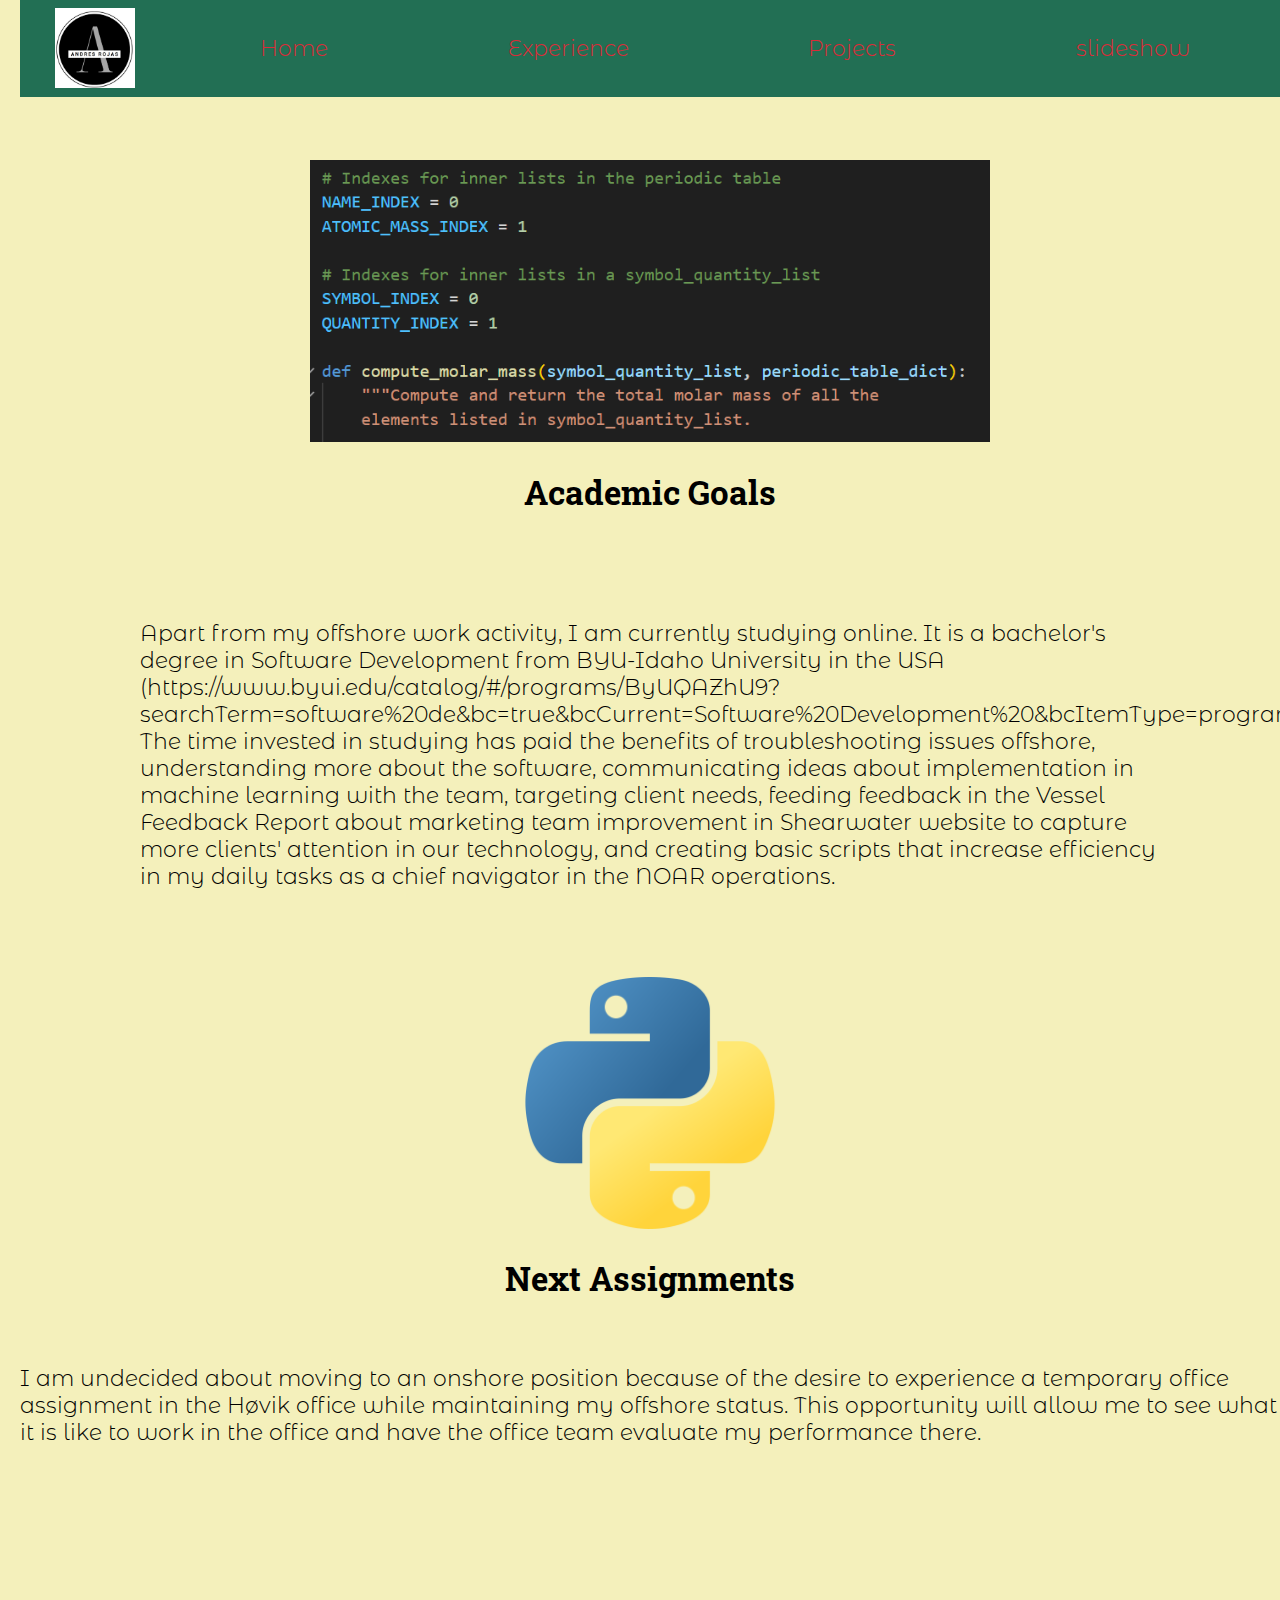
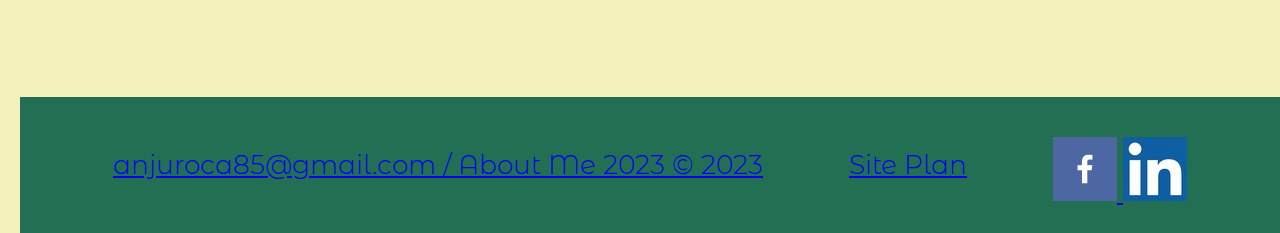
<file: personalportfolio/projects.html>
<!DOCTYPE html>
<html lang="en">
<head>
    <meta charset="UTF-8">
    <meta name="viewport" content="width=device-width, initial-scale=1.0">
    <title>Personal Portfolio Projects</title>
    <link rel="stylesheet" href="styles/style.css">
</head>
<body>
    <div id="content">
    <header>        
        <a id="logo_link" href="index.html"> 
            <img  class="logo" src="images/AndresLogo.jpg" alt="Andres Rojas Logo"> 
        </a>
        <nav>
            <a href="index.html"> Home </a>

            <a href="experience.html"> Experience </a>

            <a href="projects.html"> Projects </a>

            <a href="slideshow.html"> slideshow </a>
        </nav>
        
    </header>

    <main class="projects-grid">

        <section class="proj_sec1">
            <img class="andres-img-proj1" src="images/personal_python_program.png" alt="code_image">
            <h2>Academic Goals</h2>
            <p>Apart from my offshore work activity, I am currently studying online. 
                It is a bachelor's degree in Software Development from BYU-Idaho University 
                in the USA (https://www.byui.edu/catalog/#/programs/ByUQAZhU9?searchTerm=software%20de&bc=true&bcCurrent=Software%20Development%20&bcItemType=programs). 
                The time invested in studying has paid the benefits of troubleshooting issues offshore, 
                understanding more about the software, communicating ideas about implementation in machine 
                learning with the team, targeting client needs, feeding feedback in the Vessel Feedback Report 
                about marketing team improvement in Shearwater website to capture more clients' attention in 
                our technology, and creating basic scripts that increase efficiency in my daily tasks as a 
                chief navigator in the NOAR operations.</p>
        </section>

        <section class="proj_sec2">
            <img class="andres-img-proj2" src="images/python_logo.png" alt="Python Logo">            
            <h2>Next Assignments</h2>
            <p>I am undecided about moving to an onshore position because of the desire to 
                experience a temporary office assignment in the Høvik office while maintaining 
                my offshore status. This opportunity will allow me to see what it is like to 
                work in the office and have the office team evaluate my performance there.</p>
        </section>

    </main>

    <footer>        
        <p><a href="mailto:anjuroca85@gmail.com">anjuroca85@gmail.com / About Me 2023 
            &copy; 2023</a></p>
        <p><a href="site-plan.html">Site Plan</a></p>
        
        <div class="social">
            <a href="https://www.facebook.com/andres.j.rojas.3" target="_blank">
                <img src="images/facebook.png" alt="fb icon">
            </a>
            <a href="https://www.linkedin.com/in/andres1985" target="_blank">
                <img src="images/linkedin.jpg" alt="linkedin icon">
            </a>
        </div>
    </footer>
    </div>
</body>
</html>
</file>
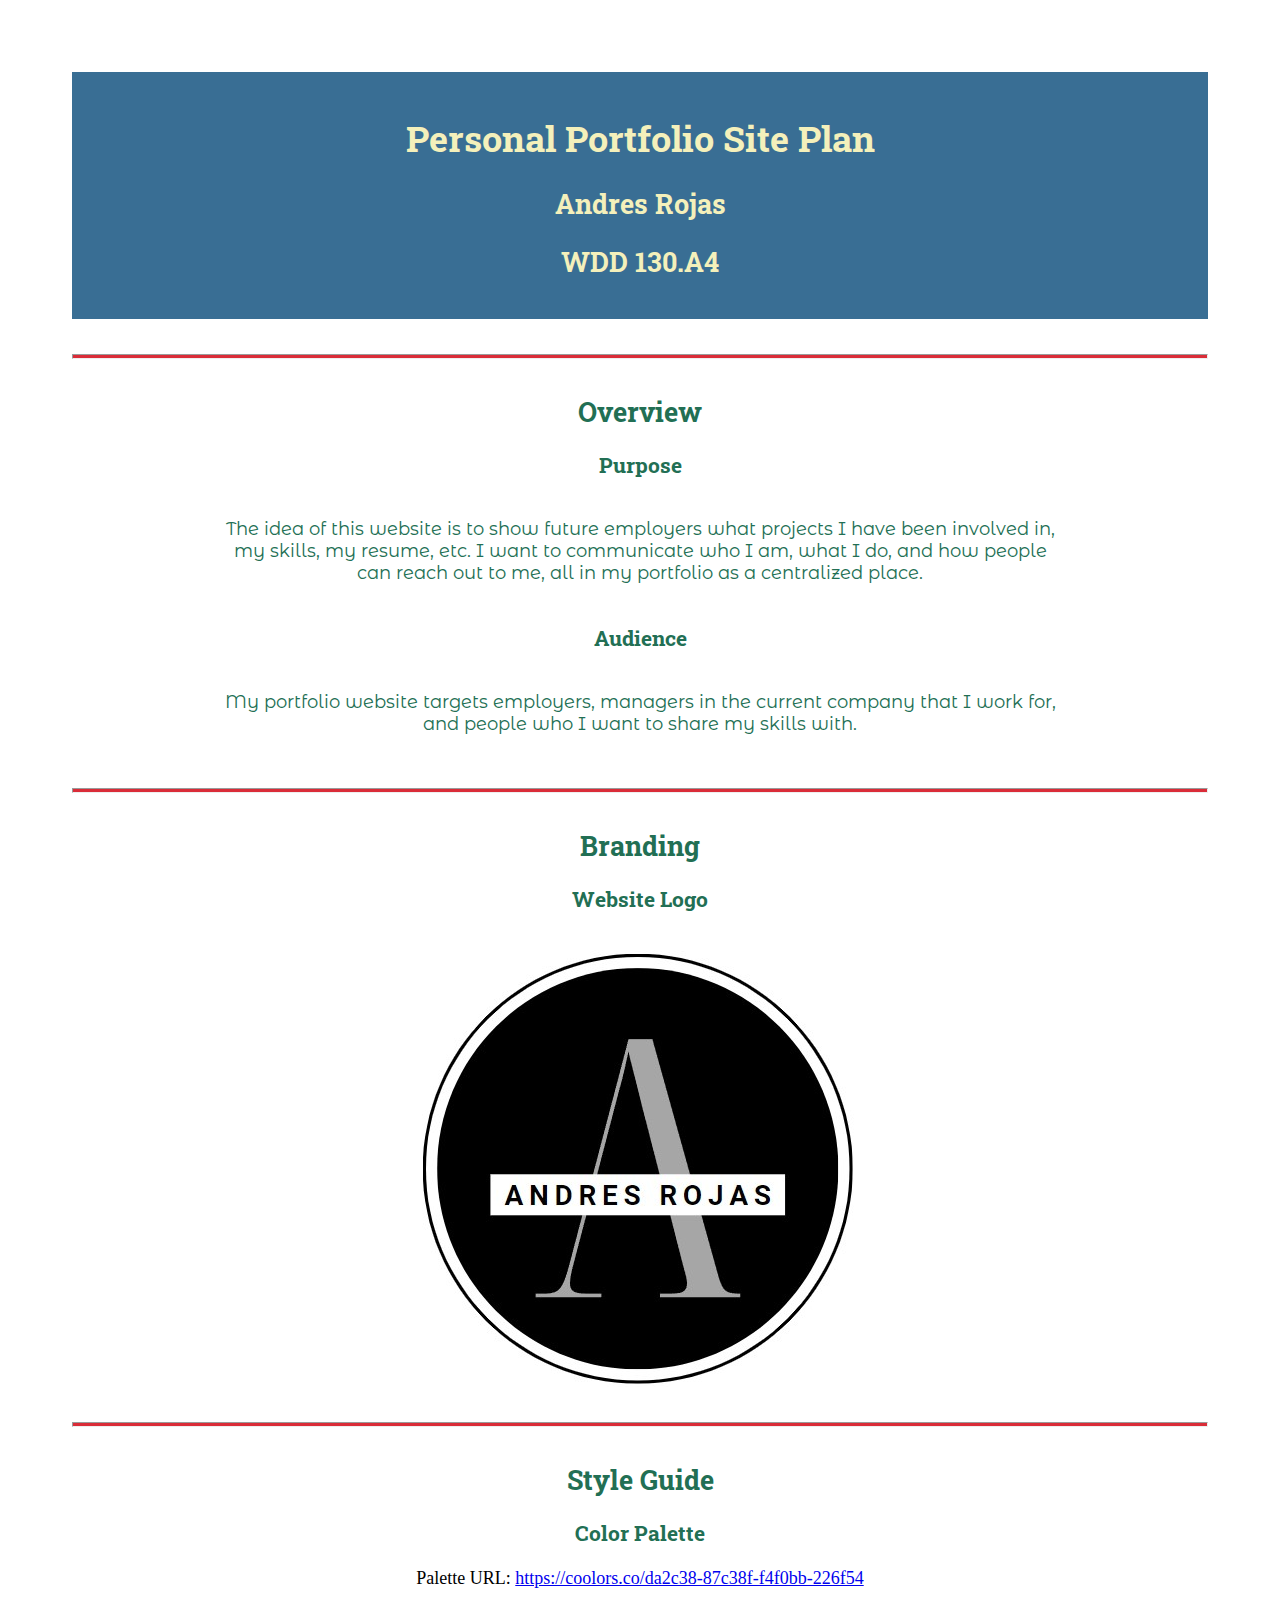
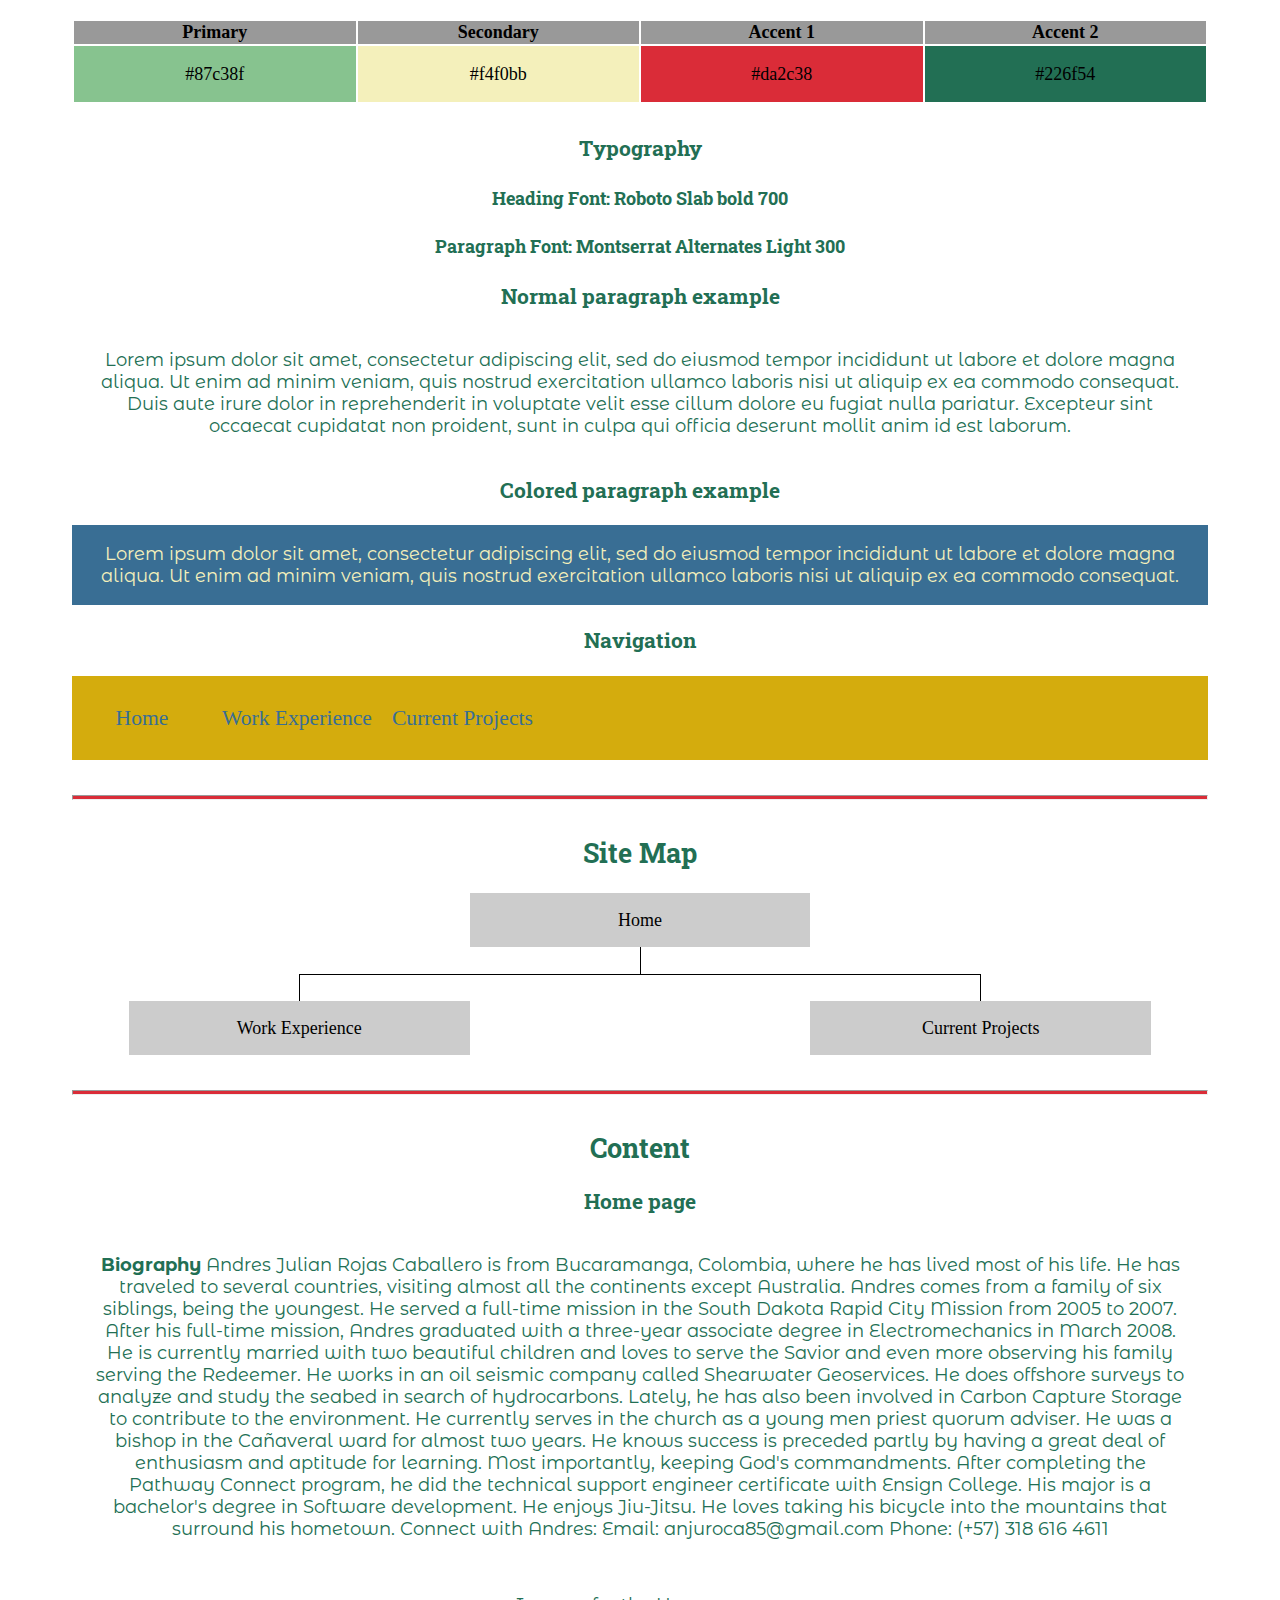
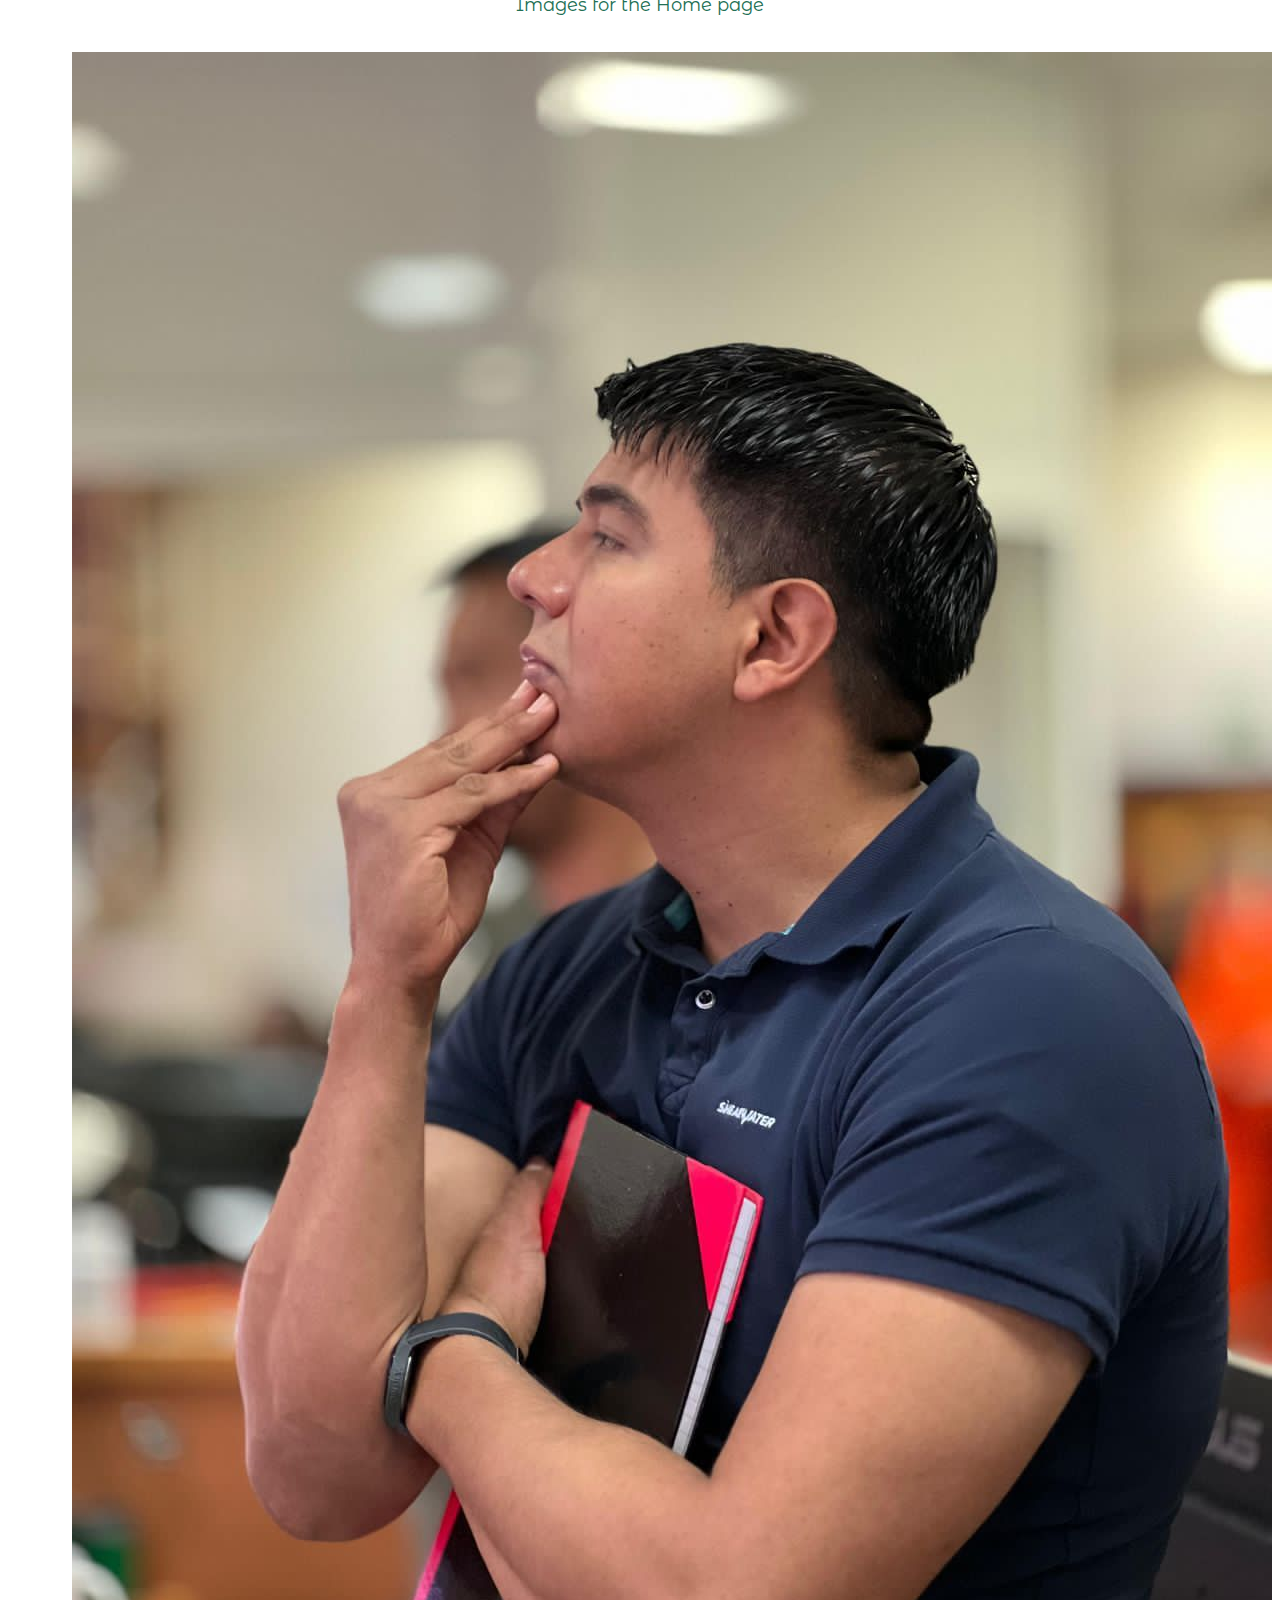
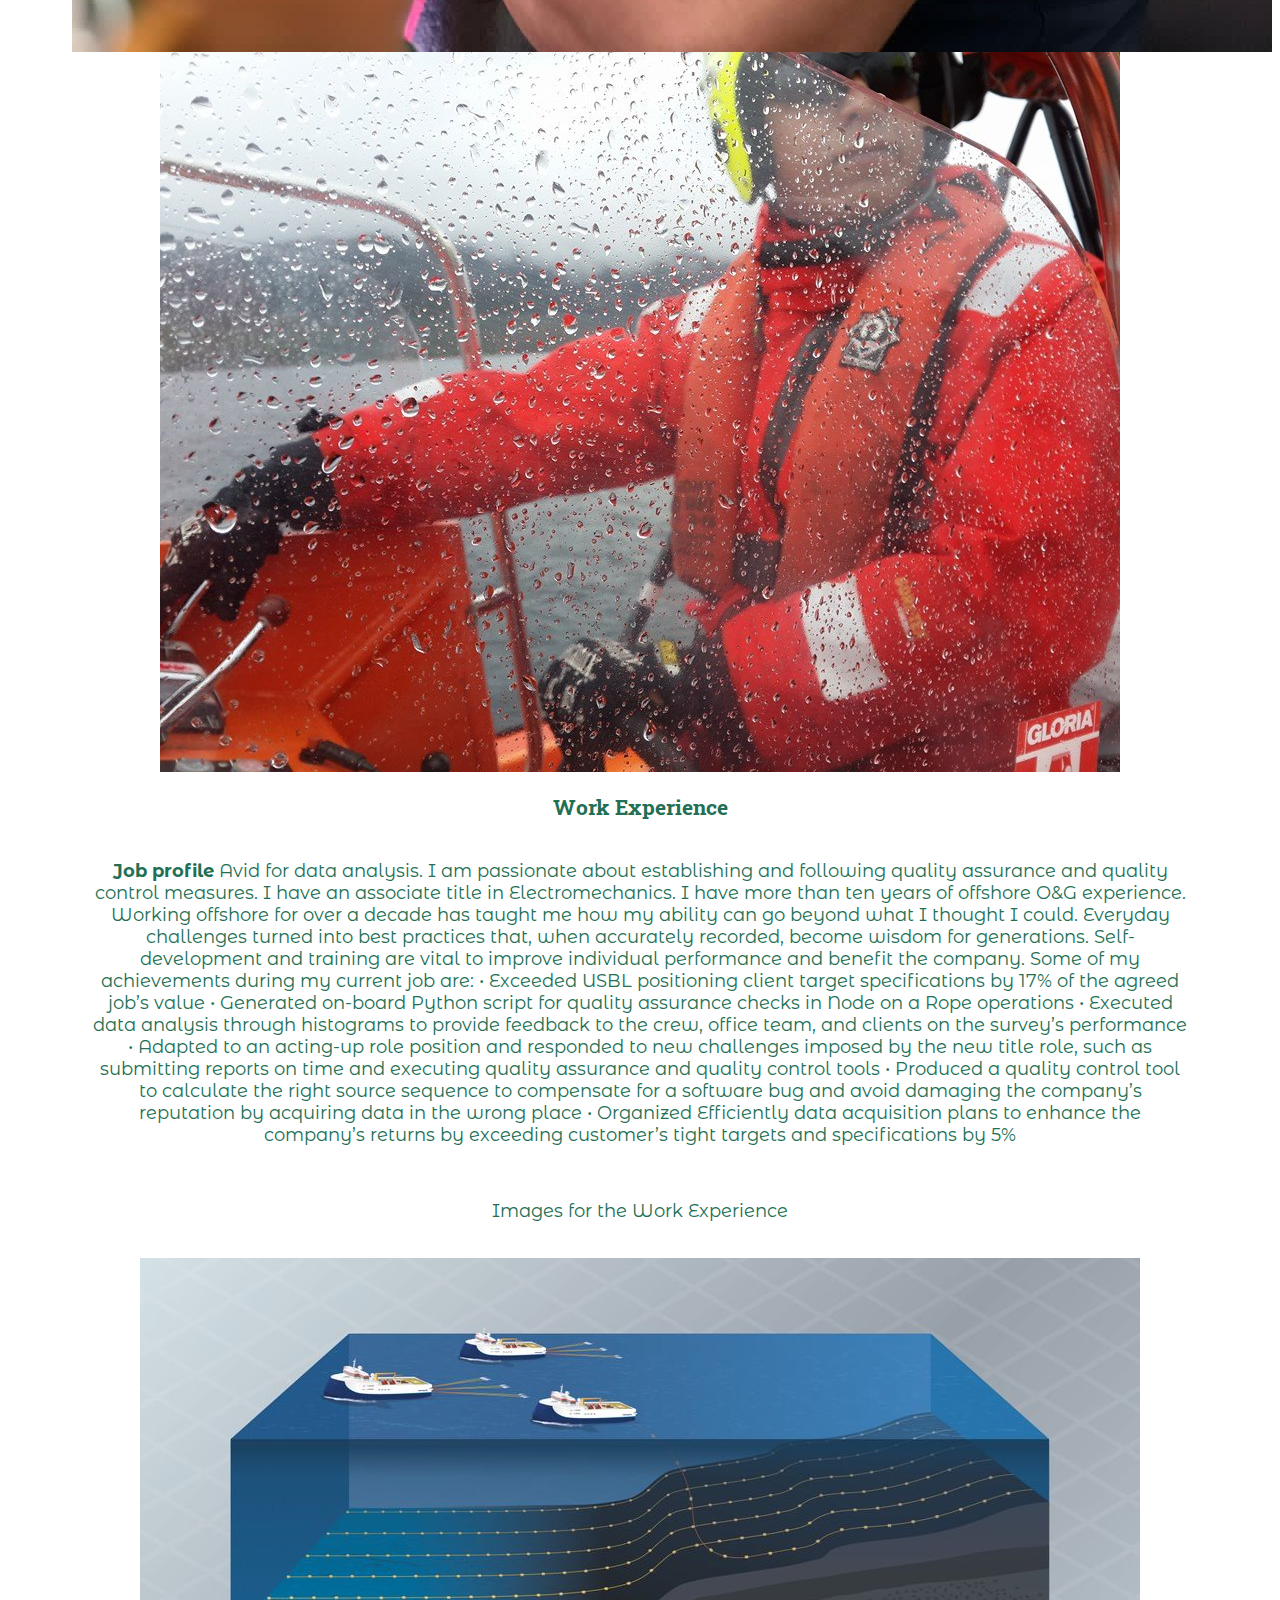
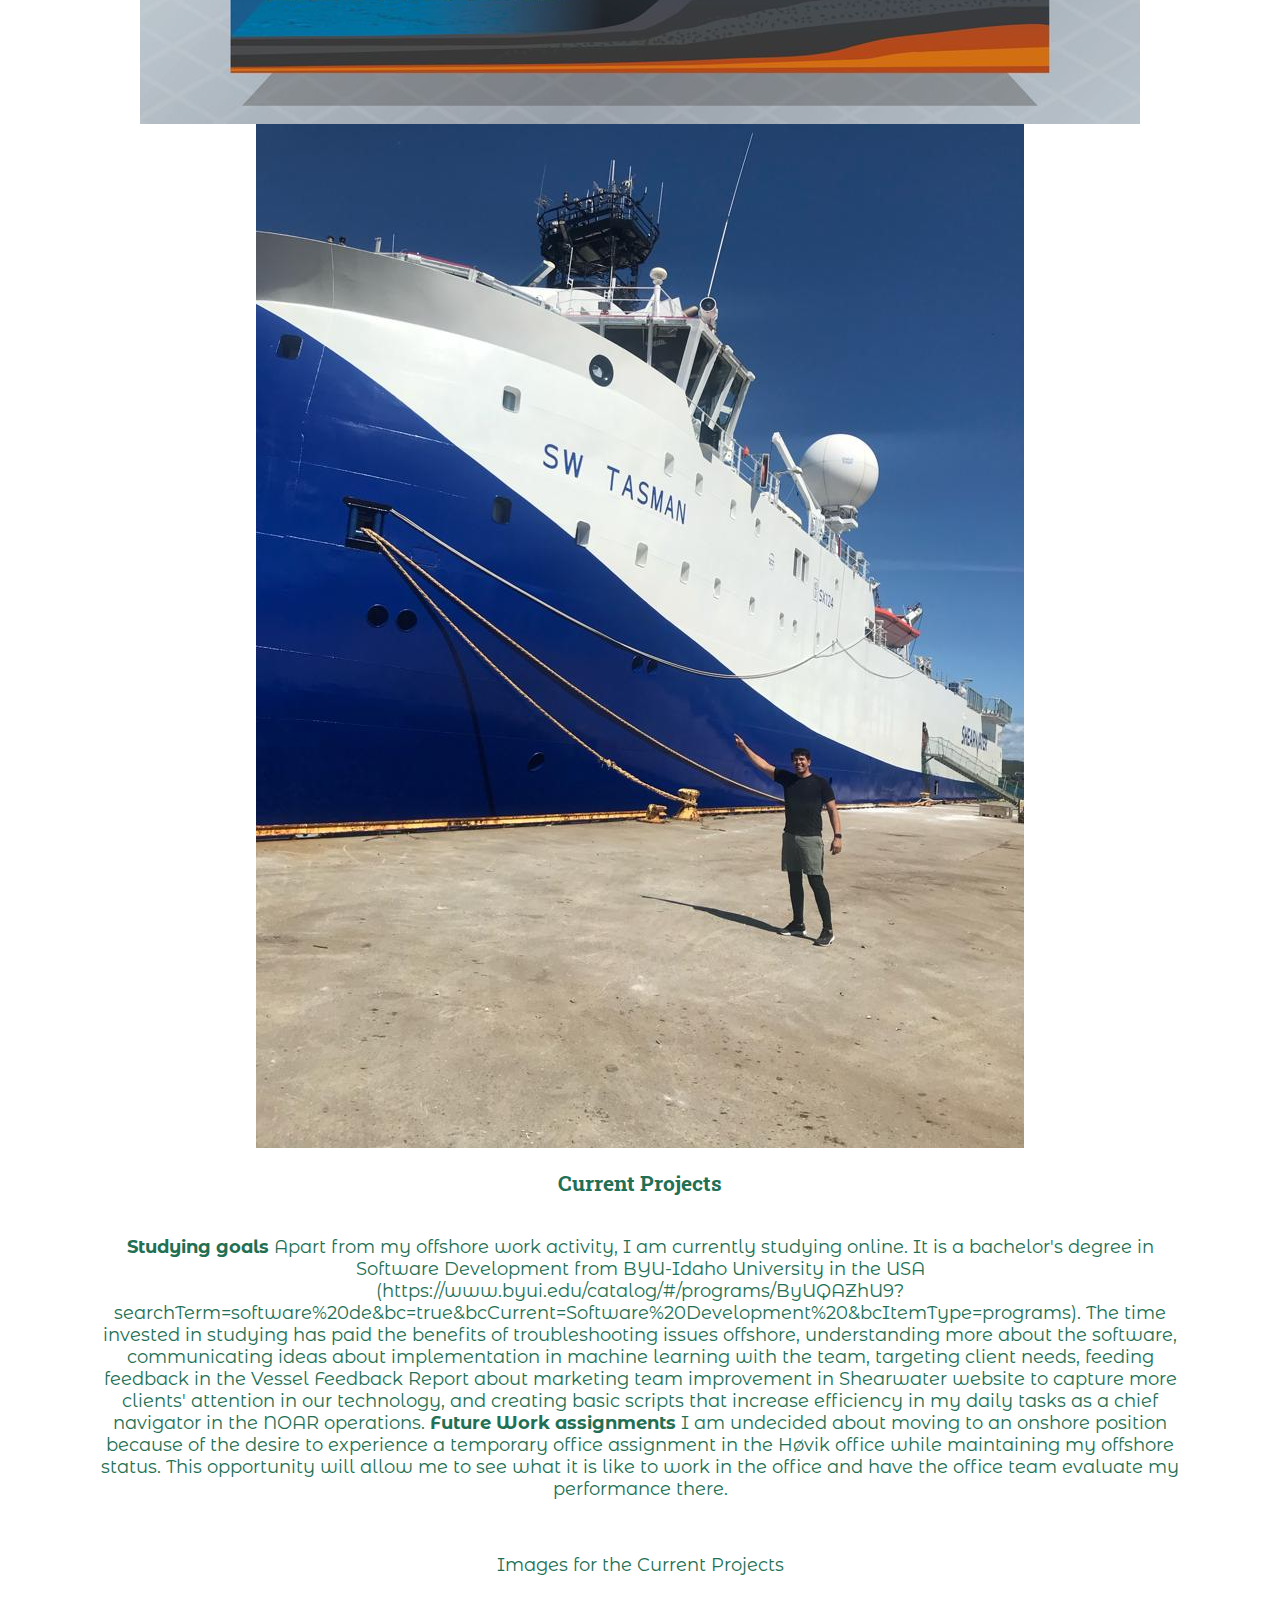
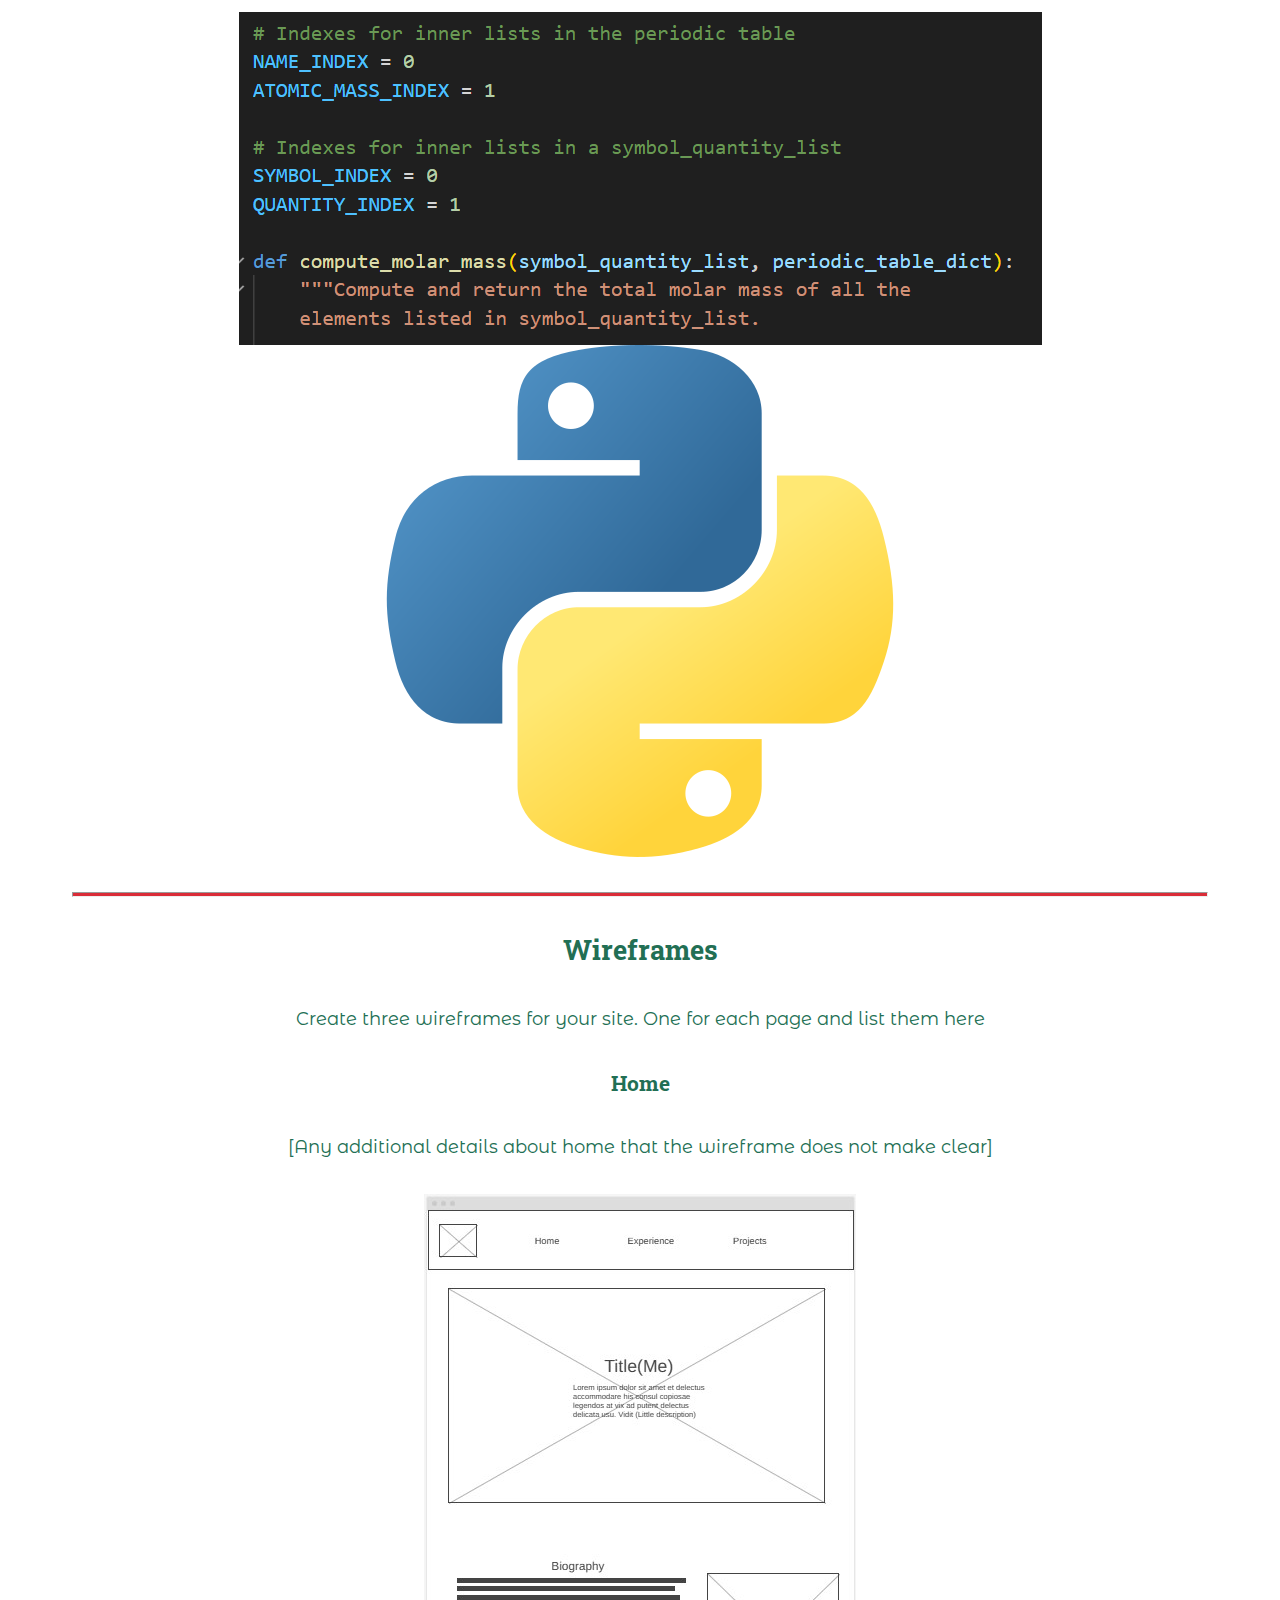
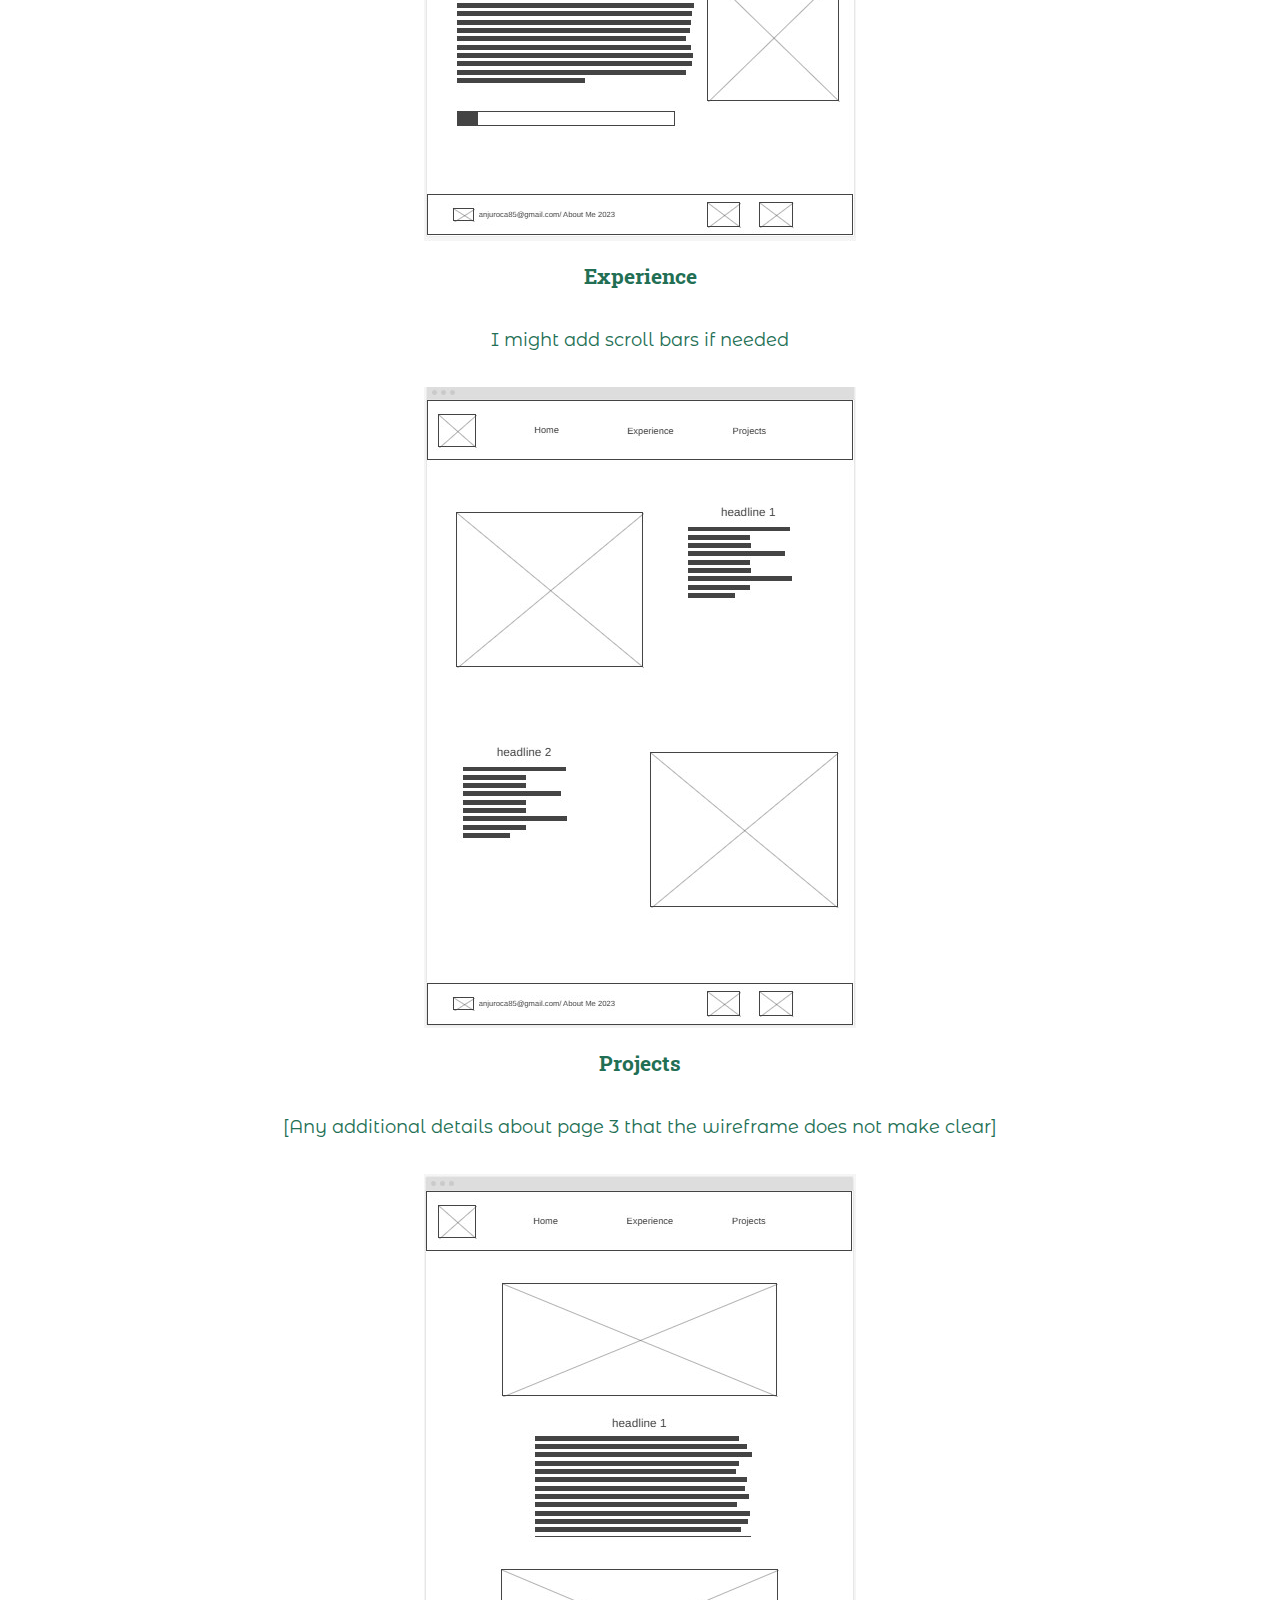
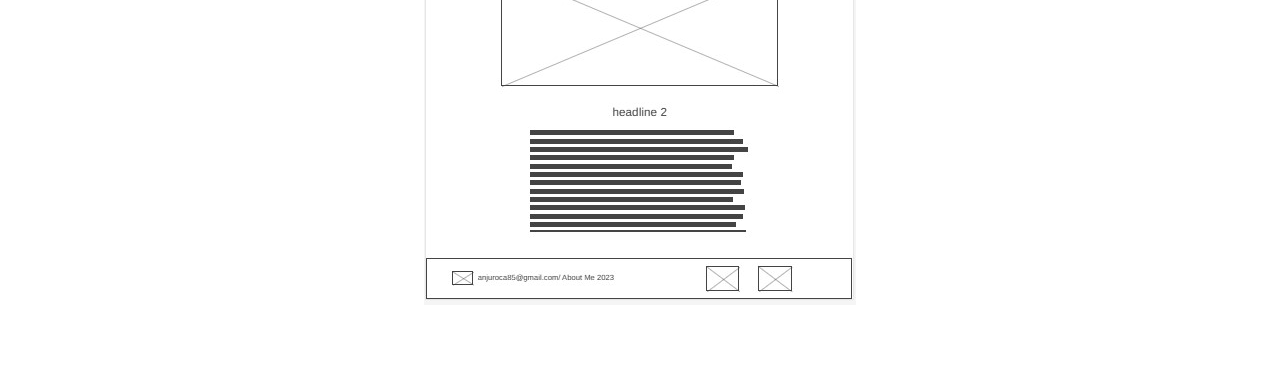
<file: personalportfolio/site-plan.html>
<!DOCTYPE html>
<html lang="en-us">
    
  <head>
    <meta charset="utf-8">
    <title>Site Plan</title>
    <link type="text/css" rel="stylesheet" href="styles/site-plan.css">
  </head>

  <body>
    <header>
      <h1>Personal Portfolio Site Plan</h1>
      <h2>Andres Rojas</h2>
      <h2>WDD 130.A4</h2>
      <!-- In the header above, add the name or your site, your name and class number. For example if you are in section 3 you would put WDD 130.03 -->
    </header>
    <main>

      <!-- ------------------------Steps 2-3------------------------------ -->
      <hr>
      <h2>Overview</h2>
      <h3>Purpose</h3>
      <p>The idea of this website is to show future employers what projects I have been involved in,<br>
         my skills, my resume, etc. I want to communicate who I am, what I do, and how people <br>
         can reach out to me, all in my portfolio as a centralized place.</p>  <!-- change this -->


      <h3>Audience</h3>
      <p>My portfolio website targets employers, managers in the current company that I work for,<br>
         and people who I want to share my skills with.</p>  <!-- change this -->

      <hr>
      <h2>Branding</h2>
      <h3>Website Logo</h3>
      <!-- Replace this with some sort of logo for your site.  A logo can be as simple as the name of your site in a nice font :) -->
      <img src="images/AndresLogo.jpg" alt="Andres Rojas Logo image">
      <hr>
      <h2>
        Style Guide
      </h2>

      <!-- ------------------------Steps 4-8------------------------------ -->

      <h3>
        Color Palette
      </h3>
      <!--  The colors you choose for a website are one of the most important decisions you will make. Follow the instructions on the activity in iLearn then return and replace the color codes below with the hex color codes (the 6 digit numbers that show at the bottom of each color) for the colors you have chosen below.  You should have at least 2 colors but do not have to fill in all 4 if you do not need them.  -->

      <!-- Copy and paste the URL to your finished palette below Make sure to paste it into both spots -->
      Palette URL: <a href="https://coolors.co/da2c38-87c38f-f4f0bb-226f54" target="_blank">https://coolors.co/da2c38-87c38f-f4f0bb-226f54</a>


      <table class="colors">
        <tr><th>Primary</th><th>Secondary</th><th>Accent 1</th><th>Accent 2</th></tr>
        <!-- Replace the numbers in the boxes below with your hex color codes. Then switch to the site-plan.css file and change your colors there as well. -->
        <tr><td class="primary">#87c38f</td><td class="secondary">#f4f0bb</td><td class="accent1">#da2c38</td><td class="accent2">#226f54</td></tr>
      </table>

      <!-- ------------------------Step 9------------------------------ -->

      <h3>
        Typography
      </h3>
      <!-- Choose a font for your paragraphs (body copy) and headlines. What font(s) have you chosen? Why did you choose what you did?  Make sure to review the list of web safe fonts at W3Schools.org as a starting point.  Think also about which of your colors above you might use for background and font colors. -->

      <h4>
        Heading Font: Roboto Slab bold 700  <!-- change this -->
      </h4>
      <h4>
        Paragraph Font: Montserrat Alternates Light 300  <!-- change this -->
      </h4>
      <h3>
        Normal paragraph example
      </h3>
      <p>
        Lorem ipsum dolor sit amet, consectetur adipiscing elit, sed do eiusmod tempor incididunt ut labore et dolore magna aliqua. Ut enim ad minim veniam, quis nostrud exercitation ullamco laboris nisi ut aliquip ex ea commodo consequat. Duis aute irure dolor in reprehenderit in voluptate velit esse cillum dolore eu fugiat nulla pariatur. Excepteur sint occaecat cupidatat non proident, sunt in culpa qui officia deserunt mollit anim id est laborum.
      </p>
      <h3>
        Colored paragraph example
      </h3>
      <p class="colored">
        Lorem ipsum dolor sit amet, consectetur adipiscing elit, sed do eiusmod tempor incididunt ut labore et dolore magna aliqua. Ut enim ad minim veniam, quis nostrud exercitation ullamco laboris nisi ut aliquip ex ea commodo consequat. 
      </p>

      <!-- ------------------------Step 10------------------------------ -->

      <h3>
        Navigation
      </h3>
      <!-- Think about how you want your navigation bar to look. In the site-plan.css file change the colors to your colors to get the look you desire. --> 
      <nav>
        <a href="#">Home</a>
        <a href="#">Work Experience</a>
        <a href="#">Current Projects</a>
      </nav>
      <hr>
      <h2>
        Site Map
      </h2>
      <div class="sitemap">
        <div class="sm-home">
          Home
        </div>
        <div class="sm-page2">
          Work Experience <!-- change this -->
        </div>
        <div class="sm-page3">
          Current Projects  <!-- change this -->
        </div>

        <div class="top">
          &nbsp;
        </div>
        <div class="left">
          &nbsp;
        </div>
        <div class="right">
          &nbsp;
        </div>

      </div>

      <!-- --------Content Section -------------- -->
      <hr>
      <h2>
        Content
      </h2>
      <h3>Home page</h3>
      <p>
        <b>Biography</b>
        Andres Julian Rojas Caballero is from Bucaramanga, Colombia, where he has lived most of his life. He has traveled to several countries, visiting almost all the continents except Australia. Andres comes from a family of six siblings, being the youngest. He served a full-time mission in the South Dakota Rapid City Mission from 2005 to 2007. After his full-time mission, Andres graduated with a three-year associate degree in Electromechanics in March 2008. He is currently married with two beautiful children and loves to serve the Savior and even more observing his family serving the Redeemer. He works in an oil seismic company called Shearwater Geoservices. He does offshore surveys to analyze and study the seabed in search of hydrocarbons. Lately, he has also been involved in Carbon Capture Storage to contribute to the environment.
        He currently serves in the church as a young men priest quorum adviser. He was a bishop in the Cañaveral ward for almost two years.
        He knows success is preceded partly by having a great deal of enthusiasm and aptitude for learning. Most importantly, keeping God's commandments.
        After completing the Pathway Connect program, he did the technical support engineer certificate with Ensign College. His major is a bachelor's degree in Software development.
        He enjoys Jiu-Jitsu. He loves taking his bicycle into the mountains that surround his hometown.
        Connect with Andres:
        Email: anjuroca85@gmail.com
        Phone: (+57) 318 616 4611
      </p>
      <p>Images for the Home page</p>
        <img src="images/Andres_on_board.jpg" alt="Andres on board the vessel">
        <img src="images/Andres_frb.jpg" alt="Andres driving small boat">

      </ul>
      <h3>Work Experience</h3>
      <p>
        <b>Job profile</b>
        Avid for data analysis. I am passionate about establishing and following quality assurance and quality control measures. I have an associate title in Electromechanics. I have more than ten years of offshore O&G experience.
        Working offshore for over a decade has taught me how my ability can go beyond what I thought I could. Everyday challenges turned into best practices that, when accurately recorded, become wisdom for generations. Self-development and training are vital to improve individual performance and benefit the company. Some of my achievements during my current job are:
        • Exceeded USBL positioning client target specifications by 17% of the agreed job’s value
        • Generated on-board Python script for quality assurance checks in Node on a Rope operations
        • Executed data analysis through histograms to provide feedback to the crew, office team, and clients on the survey’s performance
        • Adapted to an acting-up role position and responded to new challenges imposed by the new title role, such as submitting reports on time and executing quality assurance and quality control tools
        • Produced a quality control tool to calculate the right source sequence to compensate for a software bug and avoid damaging the company’s reputation by acquiring data in the wrong place
        • Organized Efficiently data acquisition plans to enhance the company’s returns by exceeding customer’s tight targets and specifications by 5%
      </p>
      <p>Images for the Work Experience</p>
        <img src="images/node_survey.jpg" alt="node_survey_ShearWater Geosolutions">
        <img src="images/Andres_Tasman.jpg" alt="Andres at SW Tasman">

      </ul>
      <h3>Current Projects</h3>
      <p>
        <b>Studying goals</b>
        Apart from my offshore work activity, I am currently studying online. It is a bachelor's degree in Software Development from BYU-Idaho University in the USA (https://www.byui.edu/catalog/#/programs/ByUQAZhU9?searchTerm=software%20de&bc=true&bcCurrent=Software%20Development%20&bcItemType=programs).
        The time invested in studying has paid the benefits of troubleshooting issues offshore, understanding more about the software, communicating ideas about implementation in machine learning with the team, targeting client needs, feeding feedback in the Vessel Feedback Report about marketing team improvement in Shearwater website to capture more clients' attention in our technology, and creating basic scripts that increase efficiency in my daily tasks as a chief navigator in the NOAR operations.

        <b>Future Work assignments</b>
        I am undecided about moving to an onshore position because of the desire to experience a temporary office assignment in the Høvik office while maintaining my offshore status. This opportunity will allow me to see what it is like to work in the office and have the office team evaluate my performance there. 

      </p>
      <p>Images for the Current Projects</p>
        <img src="images/personal_python_program.png" alt="Python own code">
        <img src="images/python_logo.png" alt="Python free logo">

      </ul>
      <hr>
      <h2>
        Wireframes
      </h2>
      <p>
        Create three wireframes for your site. One for each page and list them here</p>

      <h3>Home</h3>
      <p>         
        [Any additional details about home that the wireframe does not make clear]
      </p>
      <img src="images/Home_wireframe.jpg" alt="home page wireframe">

      <h3>Experience</h3>
      <p>         
        I might add scroll bars if needed
      </p>
      <img src="images/Experience_wireframe.jpg" alt="Experience wireframe">

      <h3>Projects</h3>
      <p>         
        [Any additional details about page 3 that the wireframe does not make clear]
      </p>
      <img src="images/Projects_wireframe.jpg" alt="Projects wireframe">
    </main>
  </body>

</html>
</file>
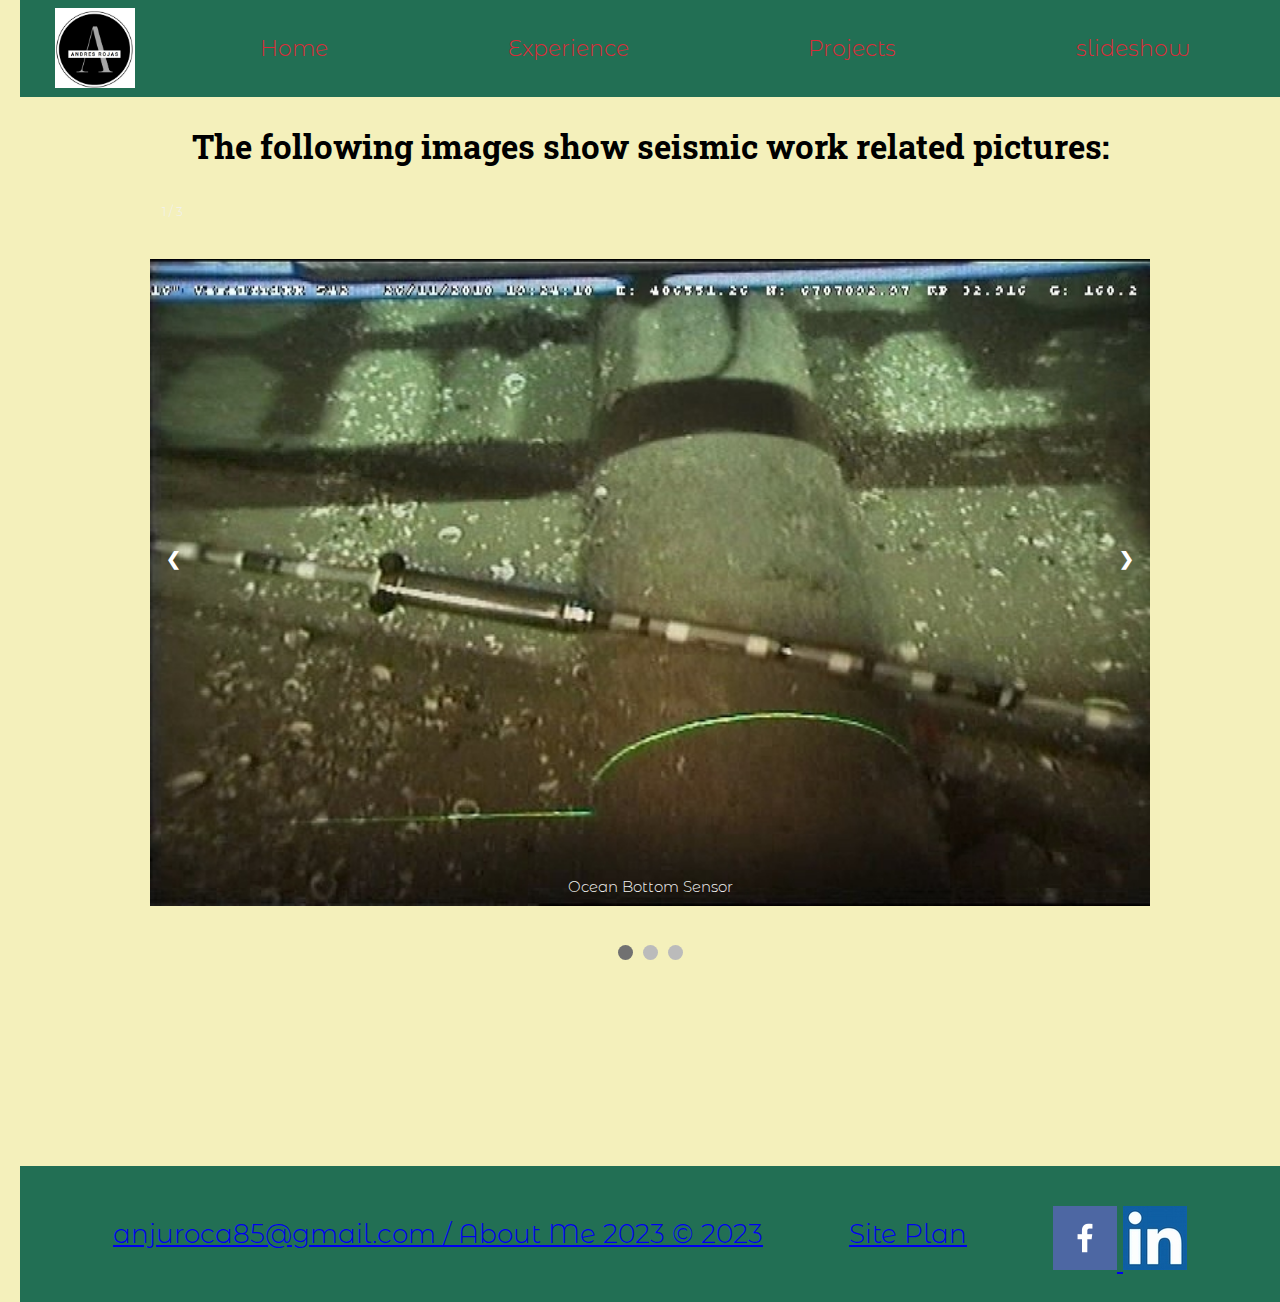
<file: personalportfolio/slideshow.html>
<!DOCTYPE html>
<html lang="en">
<head>
    <meta charset="UTF-8">
    <meta name="viewport" content="width=device-width, initial-scale=1.0">
    <title>Personal Portfolio Home</title>
    <link rel="stylesheet" href="styles/style.css">
</head>
<body>
    <div id="content">
    <header>        
        <a id="logo_link" href="index.html"> 
            <img  class="logo" src="images/AndresLogo.jpg" alt="Andres Rojas Logo"> 
        </a>
        <nav>
            <a href="index.html"> Home </a>

            <a href="experience.html"> Experience </a>

            <a href="projects.html"> Projects </a>

            <a href="slideshow.html"> slideshow </a>
        </nav>
        
    </header>

    <main>
        <h2 class="msg-show">The following images show seismic work related pictures:</h2>

         <!-- Slideshow container -->
         <div class="slideshow-container">

            <!-- Full-width images with number and caption text -->
            <div class="mySlides fade">
            <div class="numbertext">1 / 3</div>
            <img src="images/rsz_obn_sensor.jpg" style="width:100%" alt="OBN Sensor">
            <div class="text">Ocean Bottom Sensor</div>
            </div>
        
            <div class="mySlides fade">
            <div class="numbertext">2 / 3</div>
            <img src="images/rsz_1amu_farsund.jpg" style="width:100%" alt="Seismic Vessel SW Amundsen">
            <div class="text">Seismic Vessel</div>
            </div>
        
            <div class="mySlides fade">
            <div class="numbertext">3 / 3</div>
            <img src="images/node_survey.jpg" style="width:100%" alt="Node survey concept image">
            <div class="text">Node Survey</div>
            </div>
        
            <!-- Next and previous buttons -->
            <a class="prev" onclick="plusSlides(-1)">&#10094;</a>
            <a class="next" onclick="plusSlides(1)">&#10095;</a>
        </div>
        <br>
        
        <!-- The dots/circles -->
        <div style="text-align:center">
            <span class="dot" onclick="currentSlide(1)"></span>
            <span class="dot" onclick="currentSlide(2)"></span>
            <span class="dot" onclick="currentSlide(3)"></span>
        </div>

    </main>

    <footer>        
        <p><a href="mailto:anjuroca85@gmail.com">anjuroca85@gmail.com / About Me 2023 
            &copy; 2023</a></p>
        <p><a href="site-plan.html">Site Plan</a></p>
        
        <div class="social">
            <a href="https://www.facebook.com/andres.j.rojas.3" target="_blank">
                <img src="images/facebook.png" alt="fb icon">
            </a>
            <a href="https://www.linkedin.com/in/andres1985" target="_blank">
                <img src="images/linkedin.jpg" alt="linkedin icon">
            </a>
        </div>
    </footer>

    <script>
        let slideIndex = 1;
showSlides(slideIndex);

// Next/previous controls
function plusSlides(n) {
  showSlides(slideIndex += n);
}

// Thumbnail image controls
function currentSlide(n) {
  showSlides(slideIndex = n);
}

function showSlides(n) {
  let i;
  let slides = document.getElementsByClassName("mySlides");
  let dots = document.getElementsByClassName("dot");
  if (n > slides.length) {slideIndex = 1}
  if (n < 1) {slideIndex = slides.length}
  for (i = 0; i < slides.length; i++) {
    slides[i].style.display = "none";
  }
  for (i = 0; i < dots.length; i++) {
    dots[i].className = dots[i].className.replace(" active", "");
  }
  slides[slideIndex-1].style.display = "block";
  dots[slideIndex-1].className += " active";
}
    </script>
    </div>
</body>
</html>
</file>
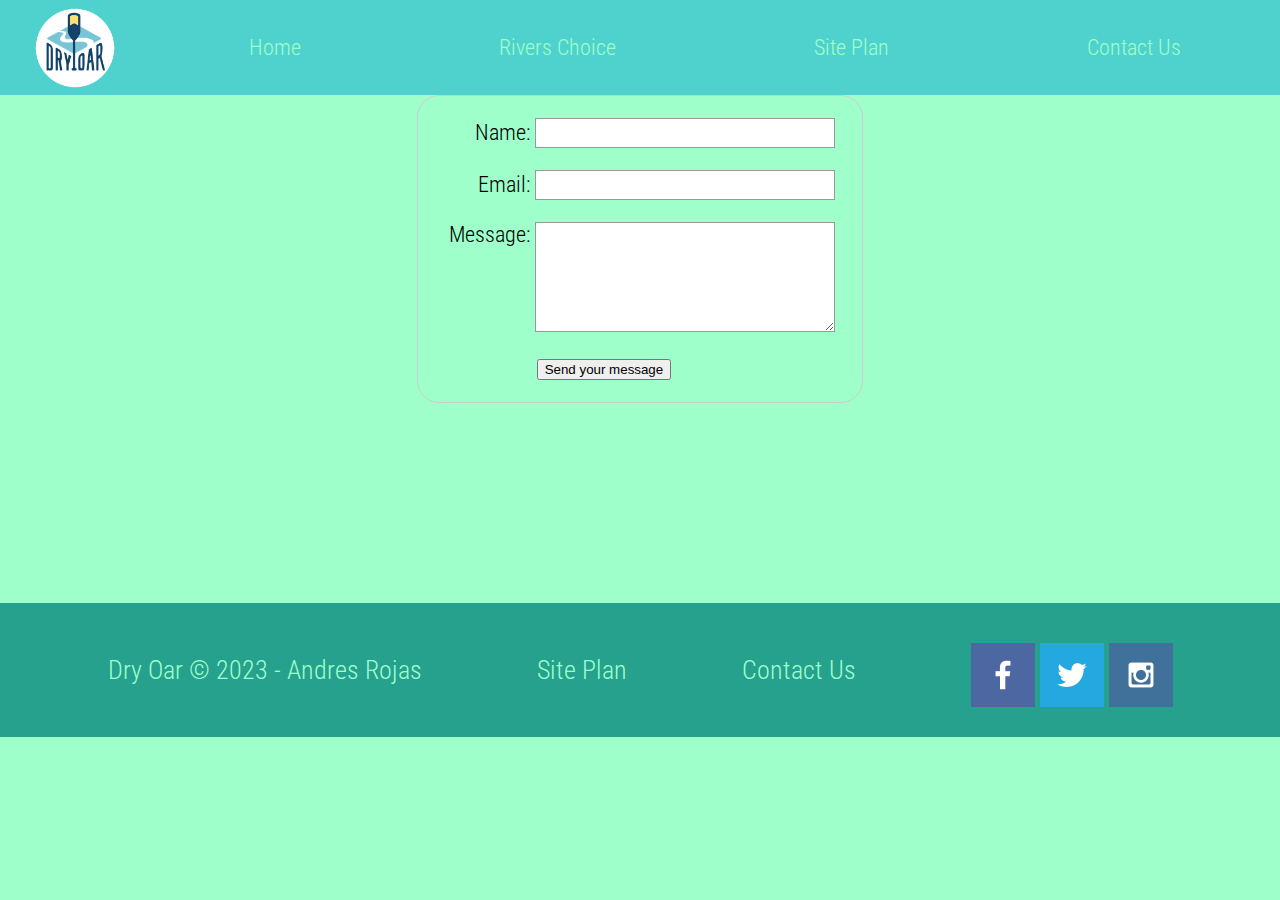
<file: wwr/contactus.html>
<!DOCTYPE html>
<html lang="en">
<head>
    <meta charset="UTF-8">
    <meta name="viewport" content="width=device-width, initial-scale=1.0">
    <title>Contact Us</title>
    <link rel="stylesheet" href="styles/style.css">
</head>
<body>
    <div id="content">
    <header>        
        <a id="logo_link" href="index.html"> 
            <img  class="logo" src="images/logo.png" alt="Dry Oar Logo"> 
        </a>
        <nav>
            <a href="index.html"> Home </a>

            <a href="rivers-choice.html"> Rivers Choice </a>

            <a href="site-plan-rafting.html"> Site Plan </a>
            
            <a href="contactus.html"> Contact Us </a>
        </nav>
        
    </header>

    <main >
        <div id="feedback"></div>
        <form action="/my-handling-form-page" method="post">
            <ul>
                <li>
                  <label for="name">Name:</label>
                  <input type="text" id="name" name="user_name" />
                </li>
                <li>
                  <label for="mail">Email:</label>
                  <input type="email" id="mail" name="user_email" />
                </li>
                <li>
                  <label for="msg">Message:</label>
                  <textarea id="msg" name="user_message"></textarea>
                </li>
                <li class="button">
                    <button type="submit">Send your message</button>
                  </li>
              </ul>
        </form>

    </main>

    <footer>
        <p>Dry Oar &copy; 2023 - Andres Rojas</p>
        <p><a href="site-plan-rafting.html">Site Plan</a></p>
        <p><a href="contactus.html">Contact Us</a></p>
        <div class="social">
            <a href="https://facebook.com" target="_blank">
                <img src="images/facebook.png" alt="fb icon">
            </a>
            <a href="https://twitter.com" target="_blank">
                <img src="images/twitter.png" alt="twitter icon">
            </a>
            <a href="https://instagram.com" target="_blank">
                <img src="images/instagram.png" alt="instagram icon">
            </a>
        </div>
    </footer>
    </div>
    <script>
        // get the feedback div element so we can do something with it.
        const feedbackElement = document.getElementById('feedback');
        // get the form so we can read what was entered in it.
        const formElement = document.forms[0];
        // add a 'listener' to wait for a submission of our form. When that happens run the code below.
        formElement.addEventListener('submit', function(e) {
            // stop the form from doing the default action.
            e.preventDefault();
            // set the contents of our feedback element to a message letting the user know the form was submitted successfully. Notice that we pull the name that was entered in the form to personalize the message!
            feedbackElement.innerHTML = 'Hello '+ formElement.user_name.value +'! Thank you for your message. We will get back with you as soon as possible!';
            // make the feedback element visible.
            feedbackElement.style.display = "block";
            // add a class to move everything down so our message doesn't cover it.
            document.body.classList.toggle('moveDown');
        });
    </script>
</body>
</html>
</file>
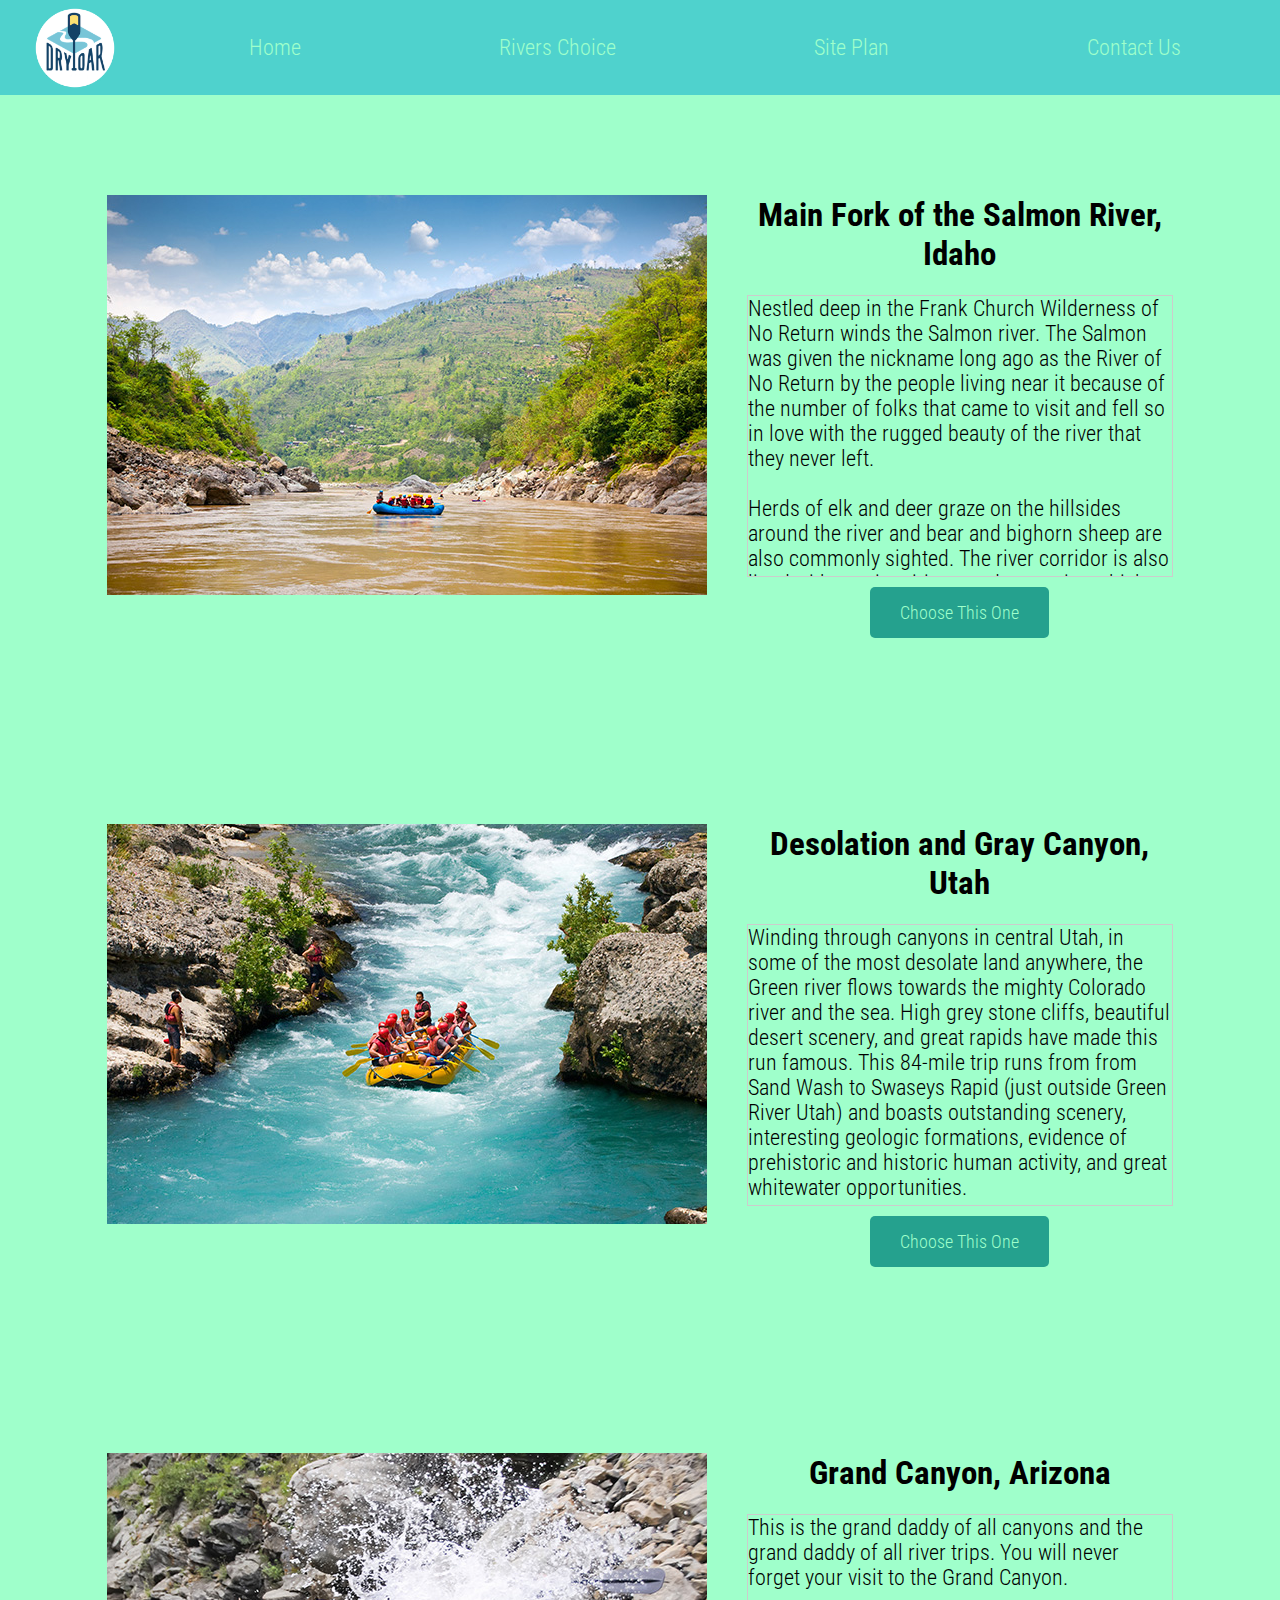
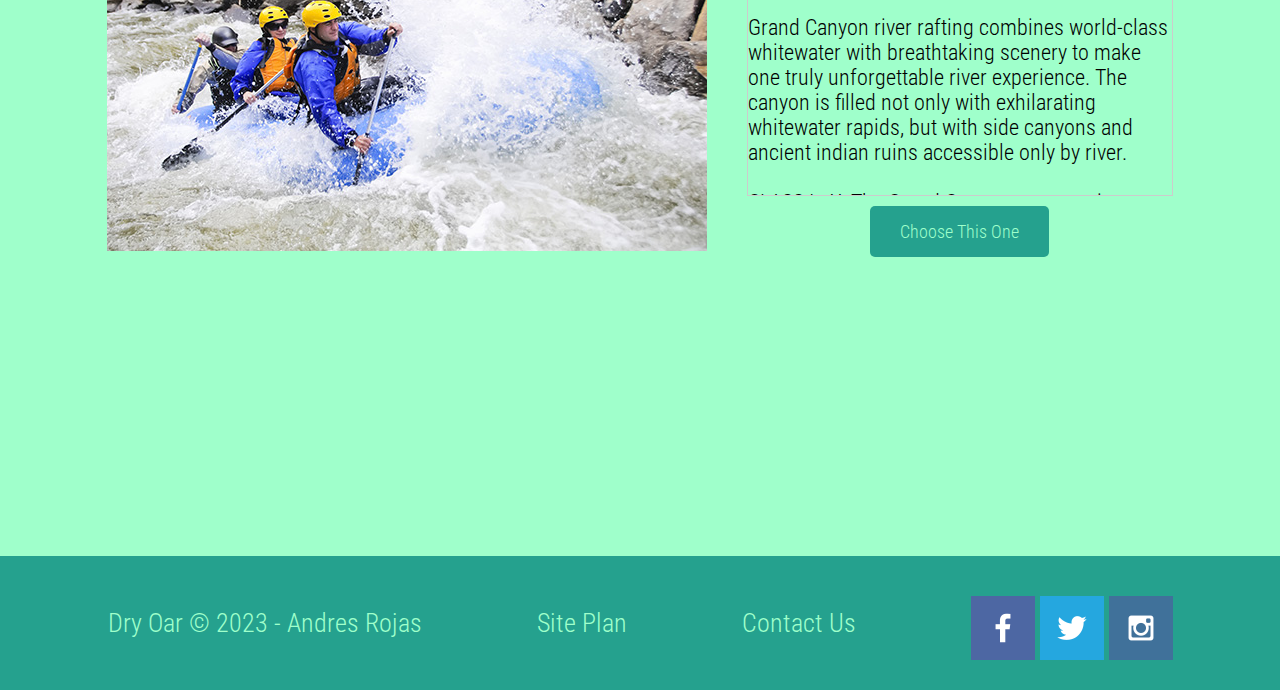
<file: wwr/rivers-choice.html>
<!DOCTYPE html>
<html lang="en">
<head>
    <meta charset="UTF-8">
    <meta name="viewport" content="width=device-width, initial-scale=1.0">
    <title>Whitewater Rafting Vacations | Dry Oar Boating | Home</title>
    <link rel="stylesheet" href="styles/style.css">
</head>
<body>
    <div id="content">
    <header>        
        <a id="logo_link" href="index.html"> 
            <img  class="logo" src="images/logo.png" alt="Dry Oar Logo"> 
        </a>
        <nav>
            <a href="index.html"> Home </a>

            <a href="rivers-choice.html"> Rivers Choice </a>

            <a href="site-plan-rafting.html"> Site Plan </a>
            
            <a href="contactus.html"> Contact Us </a>
        </nav>
        
    </header>

    <main class="river-grid">

        <div class="rivers-op1">
            <img class="image-one" src="images/main_fork_salmon_river.jpg" alt="main fork of salmon river">            
        </div>
        <div class="desc-1">
            <h2>Main Fork of the Salmon River, Idaho</h2>
            <p>Nestled deep in the Frank Church Wilderness of No Return winds the Salmon river. 
                The Salmon was given the nickname long ago as the River of No Return by the people 
                living near it because of the number of folks that came to visit and fell so in 
                love with the rugged beauty of the river that they never left.<br><br>

                Herds of elk and deer graze on the hillsides around the river and bear and bighorn 
                sheep are also commonly sighted. The river corridor is also lined with awe inspiring 
                ponderosa pine which tower over the sandy beaches in the campsites and provide 
                shelter from sun or rain when needed.<br><br>

                Let's not forget the rapids! They range from class I-IV. The Salmon is one of the 
                longest undammed rivers in the United States. As a free flowing river the water is 
                higher, faster, and colder in the early summer and lower, slower, and warmer in 
                the late summer. There are good rapids all summer...but families with children who 
                like to swim tend to appreciate the late summer's slower, warmer water more.</p>
                <div class='button-box'>
                    <a class='book' href="contactus.html">Choose This One</a>
                </div>
        </div>


        <div class="rivers-op2">
            <img class="image-two" src="images/grey_river_utah1.jpg" alt="Desolation and Gray Canyon, Utah">           
        </div>
        <div class="desc-2"> 
            <h2>Desolation and Gray Canyon, Utah</h2>
            <p>Winding through canyons in central Utah, in some of the most desolate land anywhere, 
                the Green river flows towards the mighty Colorado river and the sea. High grey 
                stone cliffs, beautiful desert scenery, and great rapids have made this run famous. 
                This 84-mile trip runs from from Sand Wash to Swaseys Rapid (just outside Green 
                River Utah) and boasts outstanding scenery, interesting geologic formations, 
                evidence of prehistoric and historic human activity, and great whitewater 
                opportunities.<br><br>
                Desolation is rated a Class II/III and is usually done in 6 days.<br><br>
                Desolation Canyon has been recognized as a National Landmark.  
                This designation is based on the uniqueness and rich history that the canyon tells.</p>
                <div class='button-box'>
                    <a class='book' href="contactus.html">Choose This One</a>
                </div>
        </div>
       
        <div class="rivers-op3">
            <img class="image-three" src="images/GrandCanyonArizona.jpg" alt="Grand Canyon Arizona">          
        </div>
        <div class="desc-3">
            <h2>Grand Canyon, Arizona</h2>
            <p>This is the grand daddy of all canyons and the grand daddy of all river trips. 
                You will never forget your visit to the Grand Canyon.<br><br>
                Grand Canyon river rafting combines world-class whitewater with breathtaking 
                scenery to make one truly unforgettable river experience. The canyon is filled 
                not only with exhilarating whitewater rapids, but with side canyons and ancient 
                indian ruins accessible only by river.<br><br>
                CLASS I - X: The Grand Canyon uses a unique river rating scale. 
                The rapids in the Canyon are technically rated I - X ( 1 - 10) to accommodate such 
                a wide variety of rapids and river variances. However, most people are familiar 
                with the regular I - V river rating scale, so we often refer to both.</p>
            <div class='button-box'>
                <a class='book' href="contactus.html">Choose This One</a>
            </div>
        </div>

    </main>

    <footer>
        <p>Dry Oar &copy; 2023 - Andres Rojas</p>
        <p><a href="site-plan-rafting.html">Site Plan</a></p>
        <p><a href="contactus.html">Contact Us</a></p>
        <div class="social">
            <a href="https://facebook.com" target="_blank">
                <img src="images/facebook.png" alt="fb icon">
            </a>
            <a href="https://twitter.com" target="_blank">
                <img src="images/twitter.png" alt="twitter icon">
            </a>
            <a href="https://instagram.com" target="_blank">
                <img src="images/instagram.png" alt="instagram icon">
            </a>
        </div>
    </footer>
    </div>
</body>
</html>
</file>
<file: personalportfolio/styles/style.css>
/* if you are using any Google fonts change the font names below to your fonts. 
Any spaces in your font name should be replaced with a +. 
Fonts are separated by a & */
@import url('https://fonts.googleapis.com/css2?family=Montserrat+Alternates:wght@300&family=Roboto+Slab:wght@700&display=swap');

#content {
    max-width: 1500px;
    margin: 0 auto;
    padding-left: 20px; /* Add left padding */
   
}

main {
    margin: 0 auto; /* Center the content */
}

nav {
    display: flex;
    justify-content: space-around;
}

nav a{
    text-align: center;
    color: #da2c38;
    text-decoration: none;
    padding: 35px;
}


body {
    background-color: #f4f0bb; 
    font-family: "Montserrat Alternates", Verdana, sans-serif; /* Use Montserrat Alternates for text */
    font-weight: 300; /* Use the 300 (Light) font weight */
    font-size: 22px;
    margin: 0;
    padding: 0;
}

h2 {
    font-family: 'Roboto Slab', serif; /* Use Roboto Slab for h2 headings */
    font-weight: 700; /* Set font weight to 700 (bold) */
}

 section .personal_pic{
    display: grid;
    grid-template-columns: repeat(10, 1fr);
    grid-template-rows: 5fr;

 }

 .personal_pic{
    display: grid;
    grid-template-columns: repeat(10, 1fr);
    grid-template-rows: 5fr;
 }
img{
    grid-column: 2/11; 
    grid-row: 2/3;   
    z-index: -1;
}

 main section h2{
    grid-column: 4/6;
    grid-row: 2/4;
    padding-top: 325px; 
    z-index: 1;
    width: 90%;
 }

 main section p{
    grid-column: 4/7;
    grid-row: 2/5; 
    padding-top: 380px;
    z-index: 1;

 } 

 main section .biography{
    grid-column: 1/10;
 }


 .andres-img{
    padding: 50px 50px;
 }
 .andres-img2{
    width: 300px;
    height: auto;
    margin-left: 910px;
 }

 .biography h2{
    margin-top: -700px;
    margin-left: 300px;
 }

 .biography p{
    width: 55%;
    text-align:justify;
    height: 250px;
    overflow: scroll;
    border: 1px solid #ccc;
    
 }

 #biography_p{
    padding: 0%;
 }

header {
    display: grid;
    grid-template-columns: 150px auto;
    background-color: #226f54;
}

.logo{
    width: 80px;
}

#logo_link{
    padding-top: 5px;
    justify-self: center;
    align-self: center;
}

footer{
    background-color: #226f54;
    color: #da2c38;
    padding: 25px 50px;
    margin-top: 200px;
    display: flex;
    justify-content: space-around;
    align-items: center;
    
}

footer p {
    font-size: 1.2em;
} 

footer p a:hover {
    text-decoration: underline;
}

footer .social img{
    padding-top: 15px;
}

/*experience page*/

.experience-grid{
    display: grid;
    grid-template-columns: repeat(10, 1fr);
    width: 100%;
    height: 1600px;
}

.exp_boat{
    grid-column: 1/11;
    grid-row: 1/2;
    height:750px;
    padding: 5%;
}

.exp_seis{
    grid-column: 1/11;
    grid-row: 2/3;
    height:450px;
}

main.experience-grid .exp_boat{
    display: grid;
    grid-template-columns: repeat(11, 1fr);
    grid-template-rows: repeat(10, 1fr);
}

main.experience-grid .exp_boat img.andres-img_exp {
    grid-column: 1/6;
    grid-row: 1/11;
    width: 80%;
    height: auto;
}

main.experience-grid .exp_boat h2 {
    grid-column: 8/11;
    grid-row: 1/2;
    width: 140%;
    height: 50%;
    padding: 0%;
    text-align: center;
}

main.experience-grid .exp_boat p {
    grid-column: 8/11;
    grid-row: 2/11;
    width: 140%;
    height: 70%;
    padding: 0%;
}


main.experience-grid .exp_seis {
    display: grid;
    grid-template-columns: repeat(11, 1fr);
    grid-template-rows: repeat(10, 1fr);
}

main.experience-grid .exp_seis img.andres-img_exp {
    grid-column: 8/12;
    grid-row: 1/11;
    margin-left: -100px;
    padding-top: 15%;
    width: 140%;
    height: auto;
}

main.experience-grid .exp_seis h2 {
    grid-column: 2/7;
    grid-row: 1/2;
    width: 100%; /* Adjusted to 100% for consistency */
    height: auto; /* Adjusted to auto for flexibility */
    text-align: center;
    padding-top: 0%;
}

main.experience-grid .exp_seis p {
    grid-column: 1/7;
    grid-row: 2/11;
    width: 100%; /* Adjusted to 100% for consistency */
    height: auto; /* Adjusted to auto for flexibility */
    padding: 0; /* Removed unnecessary percentage values */
}

main.experience-grid .exp_seis ul {
    grid-column: 1/7; /* Adjust based on your layout */
    grid-row: 2/11;  /* Adjust based on your layout */
    width: 100%;     /* Adjust the width as needed */
    padding-top: 8%;       /* Remove unnecessary padding */
}

main.experience-grid .exp_seis li {
    width: 100%;     /* Adjust the width as needed */
}

/*projects page*/

.projects-grid{
    display: grid;
    grid-template-columns: repeat(10, 1fr);
    width: 100%;
    height: 1400px;
}

.proj_sec1{
    grid-column: 1/11;
    grid-row: 1/2;
    height:600px;
    padding: 5%;
}

.proj_sec2{
    grid-column: 1/11;
    grid-row: 2/3;
    height:600px;
}

main.projects-grid .proj_sec1{
    display: grid;
    grid-template-columns: repeat(5, 1fr);
    grid-template-rows: repeat(3, 1fr);
}

main.projects-grid .proj_sec1 img.andres-img-proj1 {
    grid-column: 1/6;
    grid-row: 1/2;
    width: 60%;
    height: auto;
    margin-left: auto;
    margin-right: auto;
    display: block; /* Ensures that margin: auto works to center the image */
}

main.projects-grid .proj_sec1 h2 {
    grid-column: 1/6;
    grid-row: 2/3;
    width: 100%;
    height: 20%;
    padding: 0%;
    text-align: center;
}

main.projects-grid .proj_sec1 p {
    grid-column: 1/6;
    grid-row: 3/4;
    width: 100%;
    height: 70%;
    padding: 5%;
}


main.projects-grid .proj_sec2{
    display: grid;
    grid-template-columns: repeat(5, 1fr);
    grid-template-rows: repeat(3, 1fr);
}

main.projects-grid .proj_sec2 img.andres-img-proj2 {
    grid-column: 3/4;
    grid-row: 1/2;
    width: 100%;
    height: auto;
    position: relative; /* Use relative positioning */
    top: 180px; /* Adjust the value as needed to move the heading up */
}

main.projects-grid .proj_sec2 h2 {
    grid-column: 1/6;
    grid-row: 2/3;
    width: 100%;
    height: 20%;
    padding-top: 0%;
    text-align: center;
    position: relative; /* Use relative positioning */
    top: 180px; /* Adjust the value as needed to move the heading up */
}

main.projects-grid .proj_sec2 p {
    grid-column: 1/6;
    grid-row: 3/4;
    width: 100%;
    height: 70%;
    padding: 0%;
    position: relative;
    top: 120px; /* Adjust the value to move the paragraph up */
    
}



/*The following code is for the slideshow component*/

* {box-sizing:border-box}

.msg-show{
    text-align: center;
}

/* Slideshow container */
.slideshow-container {
    padding-top: 5%;
    max-width: 1000px;
    position: relative;
    margin: auto;
}

/* Hide the images by default */
.mySlides {
  display: none;
}

/* Next & previous buttons */
.prev, .next {
  cursor: pointer;
  position: absolute;
  top: 50%;
  width: auto;
  margin-top: -22px;
  padding: 16px;
  color: white;
  font-weight: bold;
  font-size: 18px;
  transition: 0.6s ease;
  border-radius: 0 3px 3px 0;
  user-select: none;
}

/* Position the "next button" to the right */
.next {
  right: 0;
  border-radius: 3px 0 0 3px;
}

/* On hover, add a black background color with a little bit see-through */
.prev:hover, .next:hover {
  background-color: rgba(0,0,0,0.8);
}

/* Caption text */
.text {
  color: #f2f2f2;
  font-size: 15px;
  padding: 8px 12px;
  position: absolute;
  bottom: 8px;
  width: 100%;
  text-align: center;
}

/* Number text (1/3 etc) */
.numbertext {
  color: #f2f2f2;
  font-size: 12px;
  padding: 8px 12px;
  position: absolute;
  top: 0;
}

/* The dots/bullets/indicators */
.dot {
  cursor: pointer;
  height: 15px;
  width: 15px;
  margin: 0 2px;
  background-color: #bbb;
  border-radius: 50%;
  display: inline-block;
  transition: background-color 0.6s ease;
}

.active, .dot:hover {
  background-color: #717171;
}

/* Fading animation */
.fade {
  animation-name: fade;
  animation-duration: 1.5s;
}

@keyframes fade {
  from {opacity: .4}
  to {opacity: 1}
}

/* responsive styles for smaller screens */
@media only screen and (max-width: 600px) {
    nav {
        flex-direction: column;
        text-align: center;
    }

    nav a {
        padding: 15px;
    }

    section .personal_pic img,
    main section h2,
    main section p {
        grid-column: span 10;
    }

    main section h2,
    main section p {
        padding-top: 50px;
    }

    .biography h2 {
        margin-top: -50px;
        margin-left: 10px;
    }

    .andres-img2 {
        margin-left: 0;
    }

    .biography p {
        width: 100%;
        margin-left: 10px;
        overflow: auto;
    }
}
</file>
<file: wwr/styles/style.css>
/* if you are using any Google fonts change the font names below to your fonts. 
Any spaces in your font name should be replaced with a +. 
Fonts are separated by a & */
@import url('https://fonts.googleapis.com/css2?family=Courgette&family=Roboto+Condensed:wght@300&display=swap');

#content {
    max-width: 1600px;
    margin: 0 auto;
}

nav {
    display: flex;
    justify-content: space-around;
}

nav a{
    text-align: center;
    color: #9FFFCB;
    text-decoration: none;
    padding: 35px;
}
#hero-msg h1, #hero-msg h4{
    text-align: center;
    color: azure;
}

.button-box{
    text-align: center;
}

main section{
    text-align: center;
}

#background{
    height: 725px;
    background-color: #25A18E;
    grid-column: 1/11;
    grid-row: 4/9;
}

body {
    background-color: #9FFFCB;
    font-family: 'Roboto Condensed', Helvetica, sans-serif; /* Use Roboto Condensed for text */
    font-weight: 300; /* Use the 300 (Light) font weight */
    font-size: 22px;
    margin: 0;
    padding: 0;
}
header {
    display: grid;
    grid-template-columns: 150px auto;
    /*background-color:#00A5CF; The followoing is the rgba color notiation. I used it to add opacity
    in the alpha value where 0 is fully transparent and 1 is not.*/
    background-color: rgba(0, 165, 207, 0.5);
}
nav a:hover {
    background-color: white;
    color: black;
}

.book, .join {
    background-color: #25A18E;
    color: #9FFFCB;
    text-decoration: none;
    font-size: 18px;
    padding: 15px 30px;
    margin-top: 50px;
    border-radius: 5px;
}

.book:hover, .join:hover{
    background-color: white;
    color: #004E64;
}

.mountains{
    margin-top: 100px;
    grid-column: 2/7;
    grid-row: 5/8;
    box-shadow: 5px 5px 10px #6f7364;
}
.msg {
    background-color: #00A5CF;
    /*line-height: 1.5em;*/
    padding: 35px;
    /*margin-top: 100px;*/
    grid-column: 6/10;
    grid-row: 6/7;
    box-shadow: 5px 5px 10px #6f7364;
}

footer{
    background-color: #25A18E;
    color: #9FFFCB;
    padding: 25px 50px;
    margin-top: 200px;
    display: flex;
    justify-content: space-around;
    align-items: center;
}

.home-title{
    color: #004E64;
    font-family: "Courgette", "Lucida Handwriting", cursive; /* Use Courgette for the headline text */
    font-size: 2em;
    margin-top: 10px;
}

h4{
    color: #004E64;
}

h2{
    margin: 0;
}

.msg h2{
    color: #004E64;
    font-family: "Courgette", "Lucida Handwriting", cursive; /* Use Courgette for the headline text */
}

.msg p{
    color: #004E64;
    font-size: .8em;
    padding-bottom: 15px;
}

footer a{
    color: #9FFFCB;
    text-decoration: none;
}

footer a:hover{
    color: #004E64;    
}

.logo{
    width: 80px;
}

#logo_link{
    padding-top: 5px;
    justify-self: center;
    align-self: center;
}

.icon {
    width: 80px;
    padding-top: 10px;
}

#hero-img {
    width: 100%;
}

footer p {
    font-size: 1.2em;
} 

footer p a:hover {
    text-decoration: underline;
}

footer .social img{
    padding-top: 15px;
}

.rivers-card, .camping-card, .rapids-card{
    margin: 200px 0;
}

.card-img {
    border: 10px solid #004E64;
    transition: transform .5s;
    box-shadow: 5px 5px 10px #6f7364;
}

.card-img:hover {
    opacity: .6;
    transform: scale(1.1);
}

main section img {
    box-sizing: border-box;
}

#hero {
    display: grid;
    grid-template-columns: 1fr 3fr 1fr;
    margin-top: -100px;
}

#hero-box{
    grid-column: 1/4;
    grid-row: 1/3;
    z-index: -1;
}

#hero-msg {
    grid-column: 2/3;
    grid-row: 1/2;
    margin-top: 100px;
}

.home-grid{
    display: grid;
    grid-template-columns: repeat(10, 1fr);
 }

.card-img, .mountains {
    width: 100%;
}

.rivers-card{
    grid-column: 2/4;
    grid-row: 2/3;
}

.camping-card{
    grid-column: 5/7;
    grid-row: 2/3;
}

.rapids-card{
    grid-column: 8/10;
    grid-row: 2/3;
}

/* The following code is for the rivers-choice subwebsite */

.river-grid{
    display: grid;
    grid-template-columns: repeat(12, 1fr);
}
.rivers-op1, .rivers-op2, .rivers-op3{
    margin: 100px 0;
    width: 100%;
    height: auto;
}

.desc-1, .desc-2, .desc-3{
    margin: 100px 0;
    width: 100%;
    height: auto;
}
.desc-1{
    grid-column: 8/12;
    width: 100%;    
}

.desc-2{
    grid-column: 8/12;
}

.desc-3{
    grid-column: 8/12;
}

.rivers-op1{
    grid-column: 2/7;
}

.rivers-op2{
    grid-column: 2/7;
}

.rivers-op3{
    grid-column: 2/7;
}

.desc-1 p, .desc-2 p, .desc-3 p{
    height: 280px;
    overflow: scroll;
    border: 1px solid #ccc;
}

.desc-1 h2, .desc-2 h2, .desc-3 h2{
    text-align: center;
}
/* *{border: 2px solid red ;} */

#feedback {
    background-color: antiquewhite;
    position: absolute;
    top: 0;
    left: 0;
    right: 0;
    padding: .5em;
    /* make this element invisible until we are ready for it */
    display: none;      
}
.moveDown {
    margin-top: 3em;
}

/* The following code is for the contact us form website*/

form {
    /* Center the form on the page */
    margin: 0 auto;
    width: 400px;
    /* Form outline */
    padding: 1em;
    border: 1px solid #ccc;
    border-radius: 1em;
  }
  
  ul {
    list-style: none;
    padding: 0;
    margin: 0;
  }
  
  form li + li {
    margin-top: 1em;
  }
  
  label {
    /* Uniform size & alignment */
    display: inline-block;
    width: 90px;
    text-align: right;
  }
  
  input,
  textarea {
    /* To make sure that all text fields have the same font settings
       By default, textareas have a monospace font */
    font: 1em sans-serif;
  
    /* Uniform text field size */
    width: 300px;
    box-sizing: border-box;
  
    /* Match form field borders */
    border: 1px solid #999;
  }
  
  input:focus,
  textarea:focus {
    /* Additional highlight for focused elements */
    border-color: #000;
  }
  
  textarea {
    /* Align multiline text fields with their labels */
    vertical-align: top;
  
    /* Provide space to type some text */
    height: 5em;
  }
  
  .button {
    /* Align buttons with the text fields */
    padding-left: 90px; /* same size as the label elements */
  }
  
  button {
    /* This extra margin represent roughly the same space as the space
       between the labels and their text fields */
    margin-left: 0.5em;
  }

@media screen and (max-width: 900px) {
    #hero, .home-grid {
        display: block;
        height: auto;
    }
    nav, footer {
        flex-direction: column;
    }
    nav a {
        display: block;
        padding: 15px;
    }
    #hero {
        margin-top: 0;
    }
    #hero-msg {
        margin-top: 0;
    }
    #hero-msg h4 {
        display: none;
    }
    .home-title {
        font-size: 25px;
        color: #6f7364;
    }
    .rivers-card, .camping-card, .rapids-card { 
        margin: 50px auto;
        width: 60%;
    }
    #background {
        display: none;
    }
    .mountains, .msg {
        width: 80%;
        display: block;
        margin: 0 auto;
    }
    footer {
        margin-top: 25px;
    }
}
</file>
<file: positionstyles.css>
/* CSS - Name: "positionstyles.css" */
/* Activity 1 styles */
.content1 {
  /* This is the parent of the activity 1 boxes. */
  display: grid;
  grid-template-columns: 1fr 1fr;
  justify-items: center;
  grid-gap: 20px;
}
.red1 { 
  width: 100%; 
  height: 100px; 
  background-color: red; 
  grid-column: 1/3;

} 
.green1 {
  width: 200px; 
  height: 200px; 
  background-color: green; 

} 
.yellow1 {
  width: 200px; 
  height: 200px; 
  background-color: gold;

} 
.blue1 {
  width: 100%; 
  height: 100px; 
  background-color: blue;
  grid-column: 1/3; 
} 
/* Activity 2 styles */ 
.content2 {
  /* This is the parent of the activity 2 boxes. */
  display: grid;
  grid-template-columns: 50px 50px 50px 50px 50px;

}
.red2 {
  width: 100px; 
  height: 100px; 
  background-color: red; 
} 
.green2 { 
  width: 100px; 
  height: 100px; 
  background-color: green;
  margin-top: 100%;
  margin-right: 50%;
  
} 
.yellow2 {
  width: 100px; 
  height: 100px; 
  background-color: gold; 
  margin-top: 200%;
  margin-right: 100%;
} 
.blue2 {
  width: 100px; 
  height: 100px; 
  background-color: blue;
  margin-top: 300%;
  margin-right: 150%; 
} 
/* Activity 3 styles */ 
.content3 {
  /* This is the parent of the activity 3 boxes. */
  display: grid;
  grid-template-columns: 1fr 1fr;
  grid-template-rows: 1fr 2fr 1fr;
  grid-column-gap: 100px;
  
}
.red3 {
  width: 100%; 
  height: 100px; 
  background-color: red;
  grid-column: 1/3;
} 
.green3 {
  width: 100%; 
  height: 100%; 
  background-color: green;
  grid-column: 1/2;
  grid-row: 2/3;
} 
.yellow3 {
  width: 100%; 
  height: 100%; 
  background-color: gold; 
  grid-column: 2/3;
  grid-row: 2/3;
} 
.blue3 {
  width: 100%;
  height: 100px; 
  background-color: blue; 
  grid-column: 1/3;
} 
/* Activity 4 styles */ 
.content4 {
  /* This is the parent of the activity 4 boxes. */
  display: grid;
  grid-template-columns: 1fr 1fr;
  height: 400px;
}
.red4 {
  width: 100%; 
  height: 100%; 
  background-color: red;
  grid-column: 1/2;
  grid-row: 1/4; 
} 
.green4 {
  width: 100%; 
  height: 100%; 
  background-color: green;
  grid-column: 2/3;
  grid-row: 1/2; 
} 
.yellow4 {
  width: 100%; 
  height: 100%; 
  background-color: gold;
  grid-column: 2/3;
  grid-row: 2/3; 
} 
.blue4 {
  width: 100%; 
  height: 100%; 
  background-color: blue;
  grid-column: 2/3;
  grid-row: 3/4; 
} 
/* Activity 5 styles */ 
.content5 {
  /* This is the parent of the activity 5 boxes. */
  height: 550px;
}

.red5 { 
  width: 100%; 
  height: 100px; 
  background-color: red; 
} 

.green5 { 
  width: 150px; 
  height: 150px; 
  background-color: green; 
  float: left;
} 

.yellow5 {
  width: 100%; 
  height: 200px; 
  background-color: gold; 
} 
.blue5 {
  width: 100%; 
  height: 100px; 
  background-color: blue; 
} 
/* Activity 6 styles */ 
.content6 {
  /* This is the parent of the activity 6 boxes. */
  display: grid;
  grid-template-columns: repeat(6, 1fr);
  width: 600px;
  height: 600px;
}
.red6 {
  width: 400px; 
  height: 200px; 
  background-color: red; 
  grid-column: 1/5;
  grid-row: 1/3;
} 
.green6 {
  width: 200px; 
  height: 200px; 
  background-color: green; 
  grid-column: 1/3;
  grid-row: 5/7;
  z-index: 2;
} 
.yellow6 {
  width: 200px; 
  height: 400px; 
  background-color: gold;  
  grid-column: 5/7;
  grid-row: 3/7;
  z-index: 2;
} 
.blue6 {
  width: 400px; 
  height: 400px; 
  background-color: blue; 
  grid-column: 2/6;
  grid-row: 2/6;
  z-index: 1;
} 


/* Do not make any changes below here */
.activity {
  width: 70%; 
  margin: 20px auto; 
  font-family: Arial, sans-serif; 
  border: 1px solid black; 
  padding: 10px; 
  clear:both; 
  overflow: auto;
} 

.hint {
  border: 1px solid grey;
  background: #e0e0e0;
  padding: .5em;
  position: relative;
  margin: 1em 0;
}
.hint h3 {
  margin: 0;
}
.hint:hover {
  background: #d0d0d0;
}
.hint > div {
  display: none;
}

.hint input[type=checkbox] {
  position: absolute;
  width: 100%;
  height: 100%;
  opacity: 0;
  z-index: 1;
  cursor: pointer;
}

.hint input[type=checkbox]:checked ~ div {
  display: block;
}

.hint i {
  position: absolute;
  transform: translate(-6px, 0);
  margin-top: 16px;
  right: 10px;
  top: -3px;
}
.hint i:before, .hint i:after {
  content: "";
  position: absolute;
  background-color: black;
  width: 3px;
  height: 9px;
}
.hint i:before {
  transform: translate(2px, 0) rotate(45deg);
}
.hint i:after {
  transform: translate(-2px, 0) rotate(-45deg);
}

.hint input[type=checkbox]:checked ~ i:before {
  transform: translate(-2px, 0) rotate(45deg);
}
.hint input[type=checkbox]:checked ~ i:after {
  transform: translate(2px, 0) rotate(-45deg);
}
.hint a {
  position: relative;
  z-index: 1;
}
</file>
<file: personalportfolio/styles/site-plan.css>
/* if you are using any Google fonts change the font names below to your fonts. 
Any spaces in your font name should be replaced with a +. 
Fonts are separated by a | */
@import url('https://fonts.googleapis.com/css2?family=Montserrat+Alternates:wght@300&family=Roboto+Slab:wght@700&display=swap');

:root {
  /* change the values below to your colors from your palette */
  --primary-color: #87c38f   ;
  --secondary-color: #f4f0bb ;
  --accent1-color: #da2c38;
  --accent2-color: #226f54;

  /* change the values below to your chosen font(s) */
  --heading-font: "Roboto Slab", Helvetica, sans-serif;
  --paragraph-font: "Montserrat Alternates", Verdana, sans-serif;

  /* these colors below should be chosen from among your palette colors above */
  --headline-color-on-white: #226f54;  /* headlines on a white background */ 
  --headline-color-on-color: #f4f0bb; /* headlines on a colored background */ 
  --paragraph-color-on-white: #226f54 ; /* paragraph text on a white background */ 
  --paragraph-color-on-color: #f4f0bb; /* paragraph text on a colored background */ 
  --paragraph-background-color: #396E94  ;
  --nav-link-color: #396E94;
  --nav-background-color: #D4AC0D;
  --nav-hover-link-color: white;
  --nav-hover-background-color: #396E94;
}


/*  Look around below...but DON'T CHANGE ANYTHING! */

body {
  max-width: 1200px;
  margin: 0 auto;
  padding: 4em;
  font-size: 18px;
  text-align: center;
}
img {
  display: block;
  margin: 0 auto;
}
h1, h2, h3, h4, h5, h6 {
  font-family: var(--heading-font);
  color: var(--headline-color-on-white);
}
h2 {
  text-align: center;
}
hr {
  height: 3px;
  margin: 35px 0;
  background: var(--accent1-color);
}
header {
  padding: 1em;
  text-align: center;
  color: var(--headline-color-on-color);
  background-color: var(--paragraph-background-color);
}
header > h1, header > h2 {
  color: var(--headline-color-on-color);
}

p {
  font-family: var(--paragraph-font);
  color: var(--paragraph-color-on-white);
  padding: 1em;
}
.colors {
  width: 100%;
  min-width: 350px;
  margin: 30px auto;
  text-align: center;
}
.colors th {
  background-color: #999;
}
.colors td{
  width: 25%;
  height: 3em;
}

.primary {
  background-color: var(--primary-color);
}
.secondary {
  background-color: var(--secondary-color);
}
.accent1 {
  background-color: var(--accent1-color);
}
.accent2{
  background-color: var(--accent2-color);
}

p.colored {
  background-color: var(--paragraph-background-color);
  color: var(--paragraph-color-on-color);
}

nav {
  background-color: var(--nav-background-color);
  line-height: 3em;
  text-align: center;
  font-size: 1.2em;
}
nav  {
  list-style-type: none;
  display: flex;

}
nav a {
  padding:1em;
  min-width: 120px;
  text-decoration: none;
  padding: 10px;

}
nav a:link, nav a:visited {
  color: var(--nav-link-color);
}
nav a:hover {
  color: var(--nav-hover-link-color);
  background-color: var(--nav-hover-background-color);
}

.sitemap {
  display: grid;
  justify-content: center;

  grid-template-columns: repeat(6, 15%);
  grid-template-rows: 3em 1.5em 1.5em 3em;
  grid-template-areas: ". . home home . ."
    ". . . top . ."
    ". left left right right ."
    "page2 page2 . . page3 page3";
}
.sitemap > div {

  text-align: center;

}
.sm-home {
  grid-area: home;
  background-color: #ccc;
  line-height: 3em;
}
.sm-page2 {
  grid-area: page2;
  background-color: #ccc;
  line-height: 3em;
}
.sm-page3 {
  grid-area: page3;
  background-color: #ccc;
  line-height: 3em;
}

.top {
  grid-area: top;
  border-left: 1px solid;
}

.left {
  grid-area: left;
  border-top: 1px solid;
  border-left: 1px solid;
}

.right {
  grid-area: right;
  border-top: 1px solid;
  border-right: 1px solid;
}
</file>
